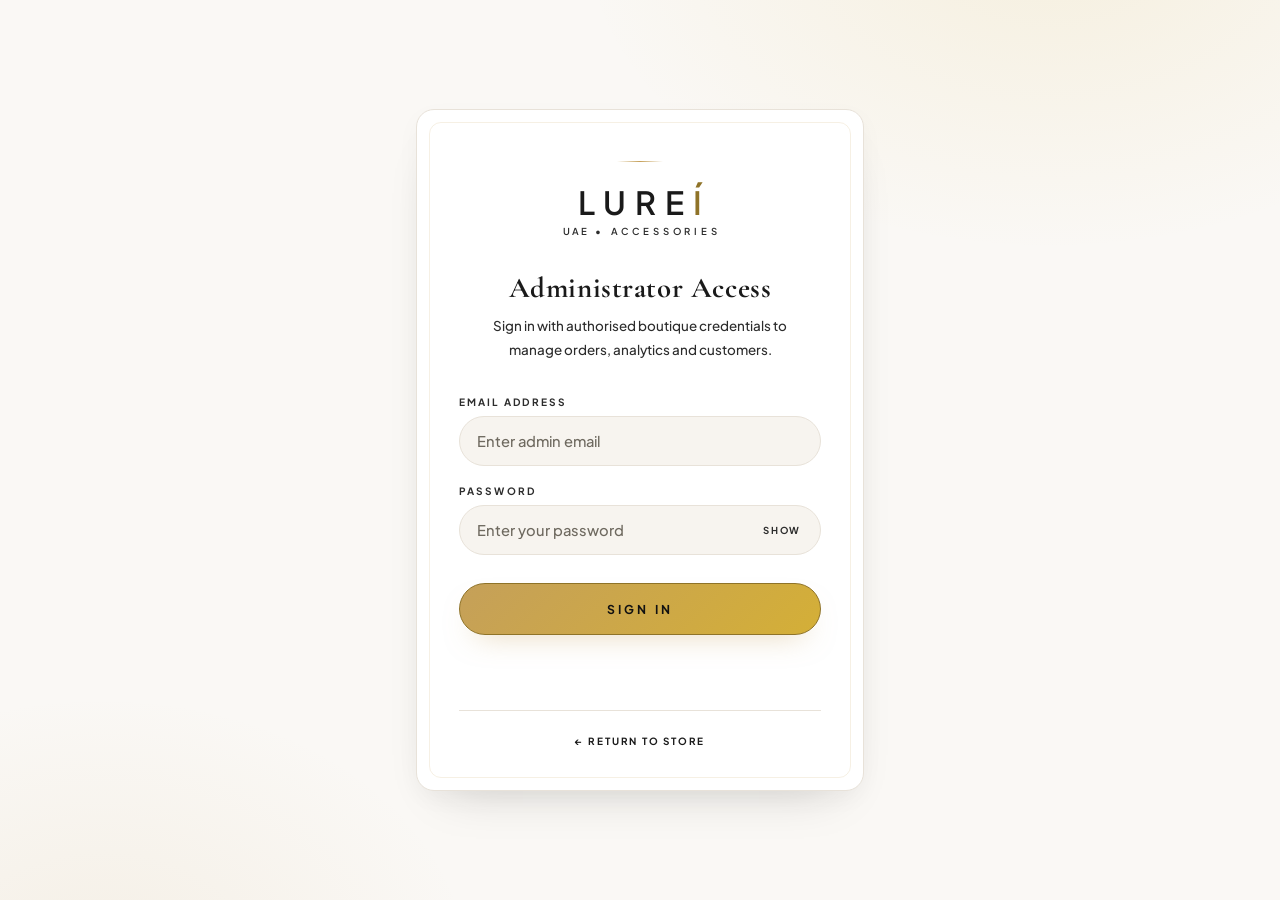
<file: admin-login.html>
<!DOCTYPE html>
<html lang="en">
<head>
  <meta charset="UTF-8" />
  <meta name="viewport" content="width=device-width, initial-scale=1.0" />
  <meta name="robots" content="noindex, nofollow" />
  <title>Admin Sign In — LUREÍ Dubai</title>
  <link rel="preconnect" href="https://fonts.googleapis.com" />
  <link rel="preconnect" href="https://fonts.gstatic.com" crossorigin />
  <link href="https://fonts.googleapis.com/css2?family=Cormorant+Garamond:wght@400;500;600;700&family=Plus+Jakarta+Sans:wght@400;500;600;700&display=swap" rel="stylesheet" />
  <link rel="stylesheet" href="style.css">
<style>
    :root {
      --bg: #FAF8F5;
      --bg-alt: #F7F4EF;
      --card: #FFFFFF;
      --cream: #FAF0D7;
      --border: #E8E2D9;
      --ink: #1C1B1A;
      --ink-strong: #111111;
      --ink-head: #1A1A1A;
      --label: #2C2C2C;
      --muted: #5C584F;
      --gold: #D4AF37;
      --gold-warm: #C5A059;
      --gold-deep: #8F7328;
      --danger: #B4553F;
      --serif: "Cormorant Garamond", Georgia, "Times New Roman", serif;
      --sans: "Plus Jakarta Sans", system-ui, -apple-system, Arial, sans-serif;
      --shadow-card: 0 8px 24px rgba(0, 0, 0, 0.03);
      --shadow-soft: 0 24px 50px -30px rgba(28, 27, 26, 0.22);
      --shadow-gold: 0 14px 30px -16px rgba(197, 160, 89, 0.5);
      --ease: 0.25s cubic-bezier(0.16, 1, 0.3, 1);
    }

    * { margin: 0; padding: 0; box-sizing: border-box; }

    body {
      min-height: 100vh;
      display: grid;
      place-items: center;
      padding: 2.5rem 1.25rem;
      font-family: var(--sans);
      font-weight: 500;
      color: var(--ink-strong);
      background:
        radial-gradient(760px 520px at 82% -8%, rgba(212, 175, 55, 0.12), transparent 62%),
        radial-gradient(620px 460px at 8% 108%, rgba(197, 160, 89, 0.10), transparent 60%),
        var(--bg);
      -webkit-font-smoothing: antialiased;
      -moz-osx-font-smoothing: grayscale;
    }

    /* ---------- Floating luxury card ---------- */
    .auth-shell {
      position: relative;
      width: 100%;
      max-width: 448px;
      padding: 3.2rem 2.6rem 2.7rem;
      background: var(--card);
      border: 1px solid var(--border);
      border-radius: 18px;
      box-shadow: var(--shadow-card), var(--shadow-soft);
      text-align: center;
    }

    .auth-shell::before {
      content: "";
      position: absolute;
      inset: 12px;
      border: 1px solid rgba(197, 160, 89, 0.16);
      border-radius: 12px;
      pointer-events: none;
    }

    /* Thin gold crest above the logo */
    .crest {
      width: 46px;
      height: 1px;
      margin: 0 auto 1.5rem;
      background: linear-gradient(90deg, transparent, var(--gold-warm), transparent);
    }

    .brand {
      display: flex;
      flex-direction: column;
      align-items: center;
      line-height: 1;
      margin-bottom: 2.1rem;
    }

    .brand__name {
      font-family: var(--sans);
      font-weight: 600;
      font-size: 2rem;
      letter-spacing: 9px;
      text-indent: 9px;
      text-transform: uppercase;
      color: var(--ink-head);
    }

    .brand__accent { color: var(--gold-deep); font-weight: 600; }

    .brand__sub {
      font-family: var(--sans);
      font-size: 0.6rem;
      font-weight: 600;
      letter-spacing: 0.4em;
      text-indent: 0.4em;
      text-transform: uppercase;
      color: var(--label);
      margin-top: 0.55rem;
    }

    .auth-title {
      font-family: var(--serif);
      font-size: 1.8rem;
      font-weight: 700;
      letter-spacing: 0.02em;
      color: var(--ink-head);
      margin-bottom: 0.55rem;
    }

    .auth-lead {
      font-size: 0.84rem;
      font-weight: 500;
      line-height: 1.8;
      color: var(--label);
      max-width: 30ch;
      margin: 0 auto 2.1rem;
    }

    /* ---------- Fields ---------- */
    .field { margin-bottom: 1.15rem; text-align: left; }

    .field__label {
      display: block;
      font-size: 0.63rem;
      font-weight: 700;
      letter-spacing: 0.22em;
      text-transform: uppercase;
      color: var(--label);
      margin-bottom: 0.5rem;
    }

    .field__input {
      width: 100%;
      padding: 0.95rem 1.1rem;
      font-family: var(--sans);
      font-size: 0.92rem;
      font-weight: 500;
      color: var(--ink-strong);
      background: var(--bg-alt);
      border: 1px solid var(--border);
      border-radius: 999px;
      outline: none;
      transition: border-color var(--ease), box-shadow var(--ease), background var(--ease);
    }

    .field__input::placeholder { color: #6E695F; }

    .field__input:focus {
      background: var(--card);
      border-color: var(--gold-warm);
      box-shadow: 0 0 0 4px rgba(212, 175, 55, 0.12);
    }

    .password-row { position: relative; }

    .password-row .field__input { padding-right: 4.6rem; }

    .password-toggle {
      position: absolute;
      right: 0.85rem;
      top: 50%;
      transform: translateY(-50%);
      padding: 0.3rem 0.45rem;
      font-family: var(--sans);
      font-size: 0.6rem;
      font-weight: 700;
      letter-spacing: 0.16em;
      text-transform: uppercase;
      color: var(--label);
      background: transparent;
      border: 0;
      cursor: pointer;
      transition: color var(--ease);
    }

    .password-toggle:hover { color: var(--ink-strong); }

    /* ---------- CTA ---------- */
    .auth-submit {
      width: 100%;
      margin-top: 0.6rem;
      padding: 1.05rem 1.6rem;
      font-family: var(--sans);
      font-size: 0.76rem;
      font-weight: 700;
      letter-spacing: 0.26em;
      text-transform: uppercase;
      color: var(--ink-strong);
      background: linear-gradient(135deg, var(--gold-warm), var(--gold));
      border: 1px solid var(--gold-deep);
      border-radius: 999px;
      cursor: pointer;
      box-shadow: var(--shadow-gold);
      transition: transform var(--ease), box-shadow var(--ease), filter var(--ease);
    }

    .auth-submit:hover {
      transform: translateY(-2px);
      box-shadow: 0 20px 38px -18px rgba(197, 160, 89, 0.65);
      filter: saturate(1.08) brightness(0.98);
    }

    .auth-submit:disabled { opacity: 0.8; cursor: progress; transform: none; }

    .auth-status {
      min-height: 1.2rem;
      margin-top: 1.2rem;
      font-size: 0.76rem;
      font-weight: 700;
      letter-spacing: 0.04em;
      color: var(--danger);
    }

    .auth-status.is-success { color: #2F6350; }

    /* ---------- Foot ---------- */
    .auth-foot {
      margin-top: 2.3rem;
      padding-top: 1.5rem;
      border-top: 1px solid var(--border);
      font-size: 0.62rem;
      font-weight: 700;
      letter-spacing: 0.18em;
      text-transform: uppercase;
      color: var(--label);
    }

    .auth-foot a { color: var(--ink-head); text-decoration: none; transition: color var(--ease); }
    .auth-foot a:hover { color: var(--gold-deep); text-decoration: underline; }

    @media (max-width: 480px) {
      .auth-shell { padding: 2.5rem 1.5rem 2.1rem; }
      .brand { font-size: 2rem; }
    }
  </style>
</head>
<body class="admin-page">
  <main class="auth-shell">
    <div class="crest" aria-hidden="true"></div>
    <h1 class="brand">
      <span class="brand__name">Lure<span class="brand__accent">&iacute;</span></span>
      <span class="brand__sub"><span style="font-weight: 600; letter-spacing: 2px;">UAE</span> &bull; ACCESSORIES</span>
    </h1>

    <h2 class="auth-title">Administrator Access</h2>
    <p class="auth-lead">Sign in with authorised boutique credentials to manage orders, analytics and customers.</p>

    <form id="admin-login-form" novalidate autocomplete="off" aria-autocomplete="none">
      <div class="field">
        <label class="field__label" for="admin-email">Email address</label>
        <input
          class="field__input"
          type="email"
          id="admin-email"
          name="email"
          value=""
          placeholder="Enter admin email"
          autocomplete="new-username"
          aria-autocomplete="none"
          required />
      </div>

      <div class="field">
        <label class="field__label" for="admin-password">Password</label>
        <div class="password-row">
          <input
            class="field__input"
            type="password"
            id="admin-password"
            name="password"
            value=""
            placeholder="Enter your password"
            autocomplete="new-password"
            aria-autocomplete="none"
            required />
          <button class="password-toggle" type="button" id="password-toggle" aria-label="Show password">Show</button>
        </div>
      </div>

      <button class="auth-submit" type="submit" id="admin-login-submit">Sign In</button>
    </form>

    <p class="auth-status" id="admin-login-status" role="status" aria-live="polite"></p>

    <p class="auth-foot"><a href="index.html">&larr; Return to store</a></p>
  </main>

  <script src="script.js"></script>
  <script>
    (() => {
      "use strict";

      const backend = window.LureiBackend || null;
      const backendReady = !!(backend && typeof backend.signIn === "function" && backend.isConfigured());

      /* Session flag consumed by admin-dashboard.html for its access guard. */
      const ADMIN_SESSION_KEY = "adminLoggedIn";

      /* ------------------------------------------------------------------
       * OFFLINE FALLBACK — dev mode only.
       *
       * This is a client-side check, so it is NOT a security control: the
       * password below is readable by anyone who views source. It exists
       * only so the dashboard can be opened before Supabase is set up.
       *
       * It is deliberately unreachable the moment Supabase is configured —
       * see the guard in the submit handler. Do not "fix" that by making
       * the fallback run alongside a configured backend, or the plaintext
       * password below becomes a live way into real customer orders.
       *
       * The stored value is a SHA-256 hash, not the password itself, so
       * this file never contains the plaintext secret.
       * ------------------------------------------------------------------ */
      const LOCAL_FALLBACK_EMAIL = "lureiaccessories.s925@gmail.com";
      const LOCAL_FALLBACK_PASSWORD_SHA256 =
        "e4a7f9f746fb6fd25121dd0443daf80742d5d8e96b87ae0bd54d6ee601d4c92f";

      const sha256Hex = async (text) => {
        if (!window.crypto || !window.crypto.subtle) return null;
        const bytes = new TextEncoder().encode(text);
        const digest = await window.crypto.subtle.digest("SHA-256", bytes);
        return Array.from(new Uint8Array(digest))
          .map((b) => b.toString(16).padStart(2, "0"))
          .join("");
      };

      /* Constant-time-ish comparison, so a wrong password cannot be
         discovered one character at a time from timing. */
      const safeEqual = (a, b) => {
        if (typeof a !== "string" || typeof b !== "string" || a.length !== b.length) return false;
        let diff = 0;
        for (let i = 0; i < a.length; i += 1) diff |= a.charCodeAt(i) ^ b.charCodeAt(i);
        return diff === 0;
      };

      const verifyLocalFallback = async (email, password) => {
        if (email !== LOCAL_FALLBACK_EMAIL) return false;
        const digest = await sha256Hex(password);
        if (!digest) return false;
        return safeEqual(digest, LOCAL_FALLBACK_PASSWORD_SHA256);
      };

      const form = document.getElementById("admin-login-form");
      const emailInput = document.getElementById("admin-email");
      const passwordInput = document.getElementById("admin-password");
      const statusEl = document.getElementById("admin-login-status");
      const submitBtn = document.getElementById("admin-login-submit");
      const toggleBtn = document.getElementById("password-toggle");

      toggleBtn.addEventListener("click", () => {
        const reveal = passwordInput.type === "password";
        passwordInput.type = reveal ? "text" : "password";
        toggleBtn.textContent = reveal ? "Hide" : "Show";
        toggleBtn.setAttribute("aria-label", reveal ? "Hide password" : "Show password");
      });

      const setStatus = (message, isSuccess = false) => {
        statusEl.textContent = message;
        statusEl.classList.toggle("is-success", isSuccess);
      };

      /* Autofill writes straight to the live value, which form.reset() does not
         touch, so both fields are blanked directly and their default values are
         resynced to keep any later reset() from restoring old text. */
      const blankFields = () => {
        emailInput.value = "";
        passwordInput.value = "";
        emailInput.setAttribute("value", "");
        passwordInput.setAttribute("value", "");
      };

      /* Opening the login screen always starts from a blank slate: any stale
         admin session flag is dropped and both fields are emptied. */
      const resetLoginForm = () => {
        try {
          sessionStorage.removeItem(ADMIN_SESSION_KEY);
        } catch {}

        form.reset();
        blankFields();
        setStatus("");
      };

      /* This script runs at the end of <body>, so the fields are already in the
         document. Reset now, again on DOMContentLoaded, and once more shortly
         after paint to catch a late autofill pass. */
      resetLoginForm();
      document.addEventListener("DOMContentLoaded", resetLoginForm);
      window.setTimeout(blankFields, 100);

      /* The back/forward cache restores previous field values on return. */
      window.addEventListener("pageshow", resetLoginForm);

      /* The password field must never be restored from a cached page. */
      window.addEventListener("pagehide", () => {
        passwordInput.value = "";
      });

      form.addEventListener("submit", (event) => {
        event.preventDefault();

        const email = emailInput.value.trim().toLowerCase();
        const password = passwordInput.value;

        if (!email || !password) {
          setStatus("Invalid Admin Credentials!");
          return;
        }

        submitBtn.disabled = true;
        submitBtn.textContent = "AUTHENTICATING...";
        setStatus("Verifying credentials...", true);

        /* Single path, chosen once. When Supabase is configured the fallback
           is never consulted, so the hashed dev credential cannot be used to
           reach real orders. */
        const attempt = backendReady
          ? backend.signIn(email, password)
          : verifyLocalFallback(email, password).then((ok) => {
              if (!ok) throw new Error("Invalid Admin Credentials!");
            });

        attempt
          .then(() => {
            try {
              sessionStorage.setItem(ADMIN_SESSION_KEY, "true");
              /* Persistent admin-preview flag, matching the Admin Access tab in
                 index.html: it is the only flag a freshly opened "View Store"
                 tab can read, so the storefront renders the "A" account icon
                 with its BACK TO DASHBOARD route instead of a shopper menu. */
              localStorage.setItem("isAdminLoggedIn", "true");
            } catch {
              /* Private-mode storage failures still allow this tab to continue. */
            }
            setStatus("Verified. Opening dashboard...", true);
            window.setTimeout(() => {
              window.location.replace("admin-dashboard.html");
            }, 550);
          })
          .catch((error) => {
            submitBtn.disabled = false;
            submitBtn.textContent = "Sign In";
            setStatus((error && error.message) || "Invalid Admin Credentials!");
            blankFields();
            emailInput.focus();
          });
      });
    })();
  </script>
</body>
</html>
</file>
<file: style.css>
﻿/* ==========================================================================
   LUREÃ â€” Fine Jewellery & Accessories | Dubai, UAE
   Ultra-luxury e-commerce homepage â€” reference wireframe match
   ========================================================================== */

@import url('https://fonts.googleapis.com/css2?family=Montserrat:wght@400;500;600&display=swap');

/* ---------- Design tokens ---------- */
:root {
  --color-bg: #FAF8F5;
  --color-ink: #111111;
  --color-gold: #D4AF37;
  --color-gold-dark: #C9A227;
  --color-card: #FFFFFF;
  --color-cream: #FAF0D7;
  --color-cream-soft: #FBF8F2;
  --color-circle: #F7F3EC;
  --color-muted: #5C584F;
  --color-line: #E9E4D8;
  --color-white: #FFFFFF;
  --color-dark: #111111;

  --font-serif: 'Cormorant Garamond', Georgia, 'Times New Roman', serif;
  --font-sans: 'Plus Jakarta Sans', 'Segoe UI', Arial, sans-serif;

  --radius-btn: 999px;
  --radius-card: 18px;
  --radius-media: 24px;

  --shadow-soft: 0 24px 60px -28px rgba(17, 17, 17, 0.24);
  --shadow-gold: 0 18px 40px -18px rgba(212, 175, 55, 0.5);

  --transition: 0.25s cubic-bezier(0.16, 1, 0.3, 1);
}

/* ---------- Reset & base ---------- */
*,
*::before,
*::after {
  margin: 0;
  padding: 0;
  box-sizing: border-box;
}

body:not(.admin-page) {
  scroll-behavior: smooth;
}

* {
  -webkit-font-smoothing: antialiased;
  -moz-osx-font-smoothing: grayscale;
}

body:not(.admin-page) {
  font-family: var(--font-sans);
  font-weight: 400;
  font-size: 1rem;
  line-height: 1.6;
  color: var(--color-ink);
  background-color: var(--color-bg);
  -webkit-font-smoothing: antialiased;
  -moz-osx-font-smoothing: grayscale;
  overflow-x: hidden;
}

/* GPU-accelerated rendering â€” promote major sections & containers onto
   their own compositor layers for paint-free, stutter-free scrolling. */
.container,
.navbar,
.hero,
.categories,
.products,
.legacy-editorial,
.new-in,
.footer,
.hero__circle,
.top-selling-track {
  transform: translateZ(0);
  backface-visibility: hidden;
}

/* will-change on animated chrome (dropdowns, drawers, modals) so the
   compositor prepares dedicated layers before any animation fires. */
.nav,
.nav-profile__menu,
.cart-overlay,
.cart-drawer,
.wishlist-overlay,
.wishlist-drawer,
.modal-overlay,
.modal {
  will-change: transform, opacity;
}

body:not(.admin-page) img {
  display: block;
  max-width: 100%;
  height: auto;
}

body:not(.admin-page) a {
  color: inherit;
  text-decoration: none;
}

body:not(.admin-page) ul {
  list-style: none;
}

body:not(.admin-page) button {
  font-family: inherit;
  cursor: pointer;
  background: none;
  border: none;
  color: inherit;
}

/* Fluid, silky hover transitions â€” transform/opacity only for movement
   (compositor-friendly), with short paint-only passes for colour states.
   Layout properties (width/height/margin/top) are never animated. */
body:not(.admin-page) a,
body:not(.admin-page) button,
body:not(.admin-page) input,
body:not(.admin-page) select,
body:not(.admin-page) textarea,
body:not(.admin-page) label,
body:not(.admin-page) img,
body:not(.admin-page) .btn,
body:not(.admin-page) .icon-btn,
body:not(.admin-page) .nav__link,
body:not(.admin-page) .footer__social-link,
body:not(.admin-page) .footer__link,
body:not(.admin-page) .product-card,
body:not(.admin-page) .wishlist-heart,
body:not(.admin-page) .pay-option,
body:not(.admin-page) .nav-toggle,
body:not(.admin-page) .currency-toggle,
body:not(.admin-page) .collection-price__select,
body:not(.admin-page) .pagination__btn,
body:not(.admin-page) .cart-drawer__item {
  transition:
    transform 0.25s cubic-bezier(0.16, 1, 0.3, 1),
    opacity 0.25s ease,
    background-color 0.25s ease,
    color 0.25s ease,
    border-color 0.25s ease,
    box-shadow 0.25s ease;
}

.container {
  width: min(1240px, 100% - 3rem);
  margin-inline: auto;
}

::selection {
  background: var(--color-gold);
  color: var(--color-white);
}

/* ==========================================================================
   1. ANNOUNCEMENT BAR
   ========================================================================== */
.announcement-bar {
  background: var(--color-dark);
  color: var(--color-white);
  text-align: center;
  font-family: var(--font-primary, 'Montserrat', sans-serif);
  font-size: 12px;
  font-weight: 500;
  letter-spacing: 1.5px;
  text-transform: uppercase;
  padding: 0.78rem 1rem;
  width: 100%;
  display: flex;
  justify-content: center;
  align-items: center;
}

.announcement-bar__text {
  text-align: center;
  width: 100%;
  margin: 0;
}

.announcement-bar__text strong,
.announcement-bar__text .highlight {
  color: var(--color-accent, var(--color-gold, #d4af37));
  font-weight: 700;
}

/* ==========================================================================
   2. NAVBAR
   ========================================================================== */
.navbar {
  background: rgba(250, 248, 245, 0.9);
  backdrop-filter: blur(14px);
  -webkit-backdrop-filter: blur(14px);
  border-bottom: 1px solid var(--color-line);
  position: sticky;
  top: 0;
  z-index: 100;
}

.navbar__inner {
  display: flex;
  align-items: center;
  justify-content: space-between;
  gap: 1.5rem;
  padding-block: 1.05rem;
}

/* Brand */
body:not(.admin-page) .brand {
  display: inline-flex;
  flex-direction: column;
  align-items: center;
  line-height: 1;
  flex-shrink: 0;
}

body:not(.admin-page) .brand__name {
  font-family: var(--font-sans);
  font-weight: 300;
  font-size: 1.5rem;
  letter-spacing: 8px;
  text-transform: uppercase;
  color: var(--color-ink);
}

body:not(.admin-page) .brand__accent {
  color: var(--color-gold);
  font-weight: 400;
}

.brand__tagline {
  margin-top: 0.4rem;
  font-size: 0.56rem;
  font-weight: 500;
  letter-spacing: 0.4em;
  text-transform: uppercase;
  color: var(--color-muted);
}

.brand__name--light {
  color: var(--color-white);
}

/* Navigation */
.nav__list {
  display: flex;
  align-items: center;
  gap: 22px;
}

.nav__link {
  position: relative;
  display: inline-flex;
  align-items: center;
  gap: 0.3rem;
  font-family: 'Montserrat', sans-serif;
  font-size: 15px;
  font-weight: 500;
  letter-spacing: 1.5px;
  text-transform: uppercase;
  color: var(--color-ink);
  padding-block: 0.55rem;
  line-height: 1.5;
  transition: color var(--transition);
}

.nav__caret {
  transition: transform var(--transition);
}

.nav__link:hover .nav__caret {
  transform: translateY(2px);
}

.nav__link::after {
  content: "";
  position: absolute;
  left: 0;
  bottom: 0;
  width: 100%;
  height: 1.5px;
  background: var(--color-gold);
  transform: scaleX(0);
  transform-origin: right;
  transition: transform var(--transition);
}

.nav__link:hover,
.nav__link--active {
  color: var(--color-gold-dark);
}

.nav__link:hover::after,
.nav__link--active::after {
  transform: scaleX(1);
  transform-origin: left;
}

/* Icon actions */
.nav-actions {
  display: flex;
  align-items: center;
  gap: 0.45rem;
  flex-shrink: 0;
}

.icon-btn {
  position: relative;
  display: inline-flex;
  align-items: center;
  justify-content: center;
  width: 42px;
  height: 42px;
  border-radius: 50%;
  color: var(--color-ink);
  transition: background var(--transition), color var(--transition), transform var(--transition);
}

.icon-btn:hover {
  background: var(--color-card);
  color: var(--color-gold-dark);
  transform: translateY(-1px);
}

.cart-btn {
  border: 1px solid var(--color-line);
}

.cart-badge {
  position: absolute;
  top: -2px;
  right: -2px;
  min-width: 18px;
  height: 18px;
  padding-inline: 4px;
  border-radius: 999px;
  background: var(--color-gold);
  color: var(--color-white);
  font-size: 0.62rem;
  font-weight: 600;
  display: inline-flex;
  align-items: center;
  justify-content: center;
  line-height: 1;
}

/* Currency toggle (collections filter bar) */
.currency-toggle {
  padding: 0.72rem 2.4rem 0.72rem 1.6rem;
  font-family: inherit;
  font-size: 0.72rem;
  font-weight: 600;
  letter-spacing: 0.16em;
  text-transform: uppercase;
  color: var(--color-ink);
  background: var(--color-cream-soft);
  border: 1.5px solid var(--color-gold);
  border-radius: var(--radius-btn);
  cursor: pointer;
  transition: border-color var(--transition), color var(--transition);
}

.currency-toggle:hover {
  border-color: var(--color-gold-dark);
  color: var(--color-gold-dark);
}

.currency-toggle:focus-visible {
  outline: none;
  border-color: var(--color-gold-dark);
  box-shadow: 0 0 0 3px rgba(212, 175, 55, 0.12);
}

@media (max-width: 560px) {
  .currency-toggle {
    font-size: 0.64rem;
    padding: 0.6rem 2rem 0.6rem 1.2rem;
  }
}

/* Mobile toggle */
.nav-toggle {
  display: none;
  flex-direction: column;
  gap: 5px;
  padding: 0.5rem;
}

.nav-toggle__bar {
  width: 24px;
  height: 1.5px;
  background: var(--color-ink);
  transition: transform var(--transition), opacity var(--transition);
}

/* ==========================================================================
   3. HERO
   ========================================================================== */
.hero {
  padding-block: 4.5rem 5rem;
  position: relative;
  overflow: hidden;
}

.hero__inner {
  display: grid;
  grid-template-columns: minmax(0, 5fr) minmax(0, 6fr);
  align-items: center;
  gap: clamp(2rem, 6vw, 6rem);
  position: relative;
}

.hero__kicker {
  font-size: 0.78rem;
  font-weight: 600;
  letter-spacing: 0.38em;
  text-transform: uppercase;
  color: var(--color-gold);
  margin-bottom: 1.2rem;
}

.hero__title {
  font-family: var(--font-serif);
  font-weight: 500;
  font-size: clamp(2.7rem, 5.6vw, 4.9rem);
  line-height: 1.05;
  letter-spacing: -0.01em;
  margin-bottom: 1.4rem;
}

.hero__em {
  font-style: italic;
  font-weight: 500;
  color: var(--color-gold-dark);
}

.hero__subtext {
  max-width: 44ch;
  color: var(--color-muted);
  font-weight: 300;
  font-size: 1.08rem;
  margin-bottom: 2rem;
}

.hero__cta {
  margin-bottom: 1.6rem;
}

.hero__chips {
  display: flex;
  flex-wrap: wrap;
  gap: 0.6rem 1.4rem;
  padding: 0;
}

.hero__chip {
  display: inline-flex;
  align-items: center;
  gap: 0.45rem;
  font-size: 0.7rem;
  font-weight: 600;
  letter-spacing: 0.12em;
  text-transform: uppercase;
  color: var(--color-muted);
}

.hero__chip span {
  display: inline-flex;
  align-items: center;
  justify-content: center;
  width: 18px;
  height: 18px;
  border-radius: 50%;
  background: var(--color-cream);
  color: var(--color-gold-dark);
  font-size: 0.62rem;
  line-height: 1;
}

/* CTA button */
.btn {
  display: inline-flex;
  align-items: center;
  justify-content: center;
  gap: 0.7rem;
  font-size: 0.8rem;
  font-weight: 600;
  letter-spacing: 0.16em;
  text-transform: uppercase;
  padding: 1.02rem 2.2rem;
  border-radius: var(--radius-btn);
  transition: transform var(--transition), box-shadow var(--transition), background var(--transition), border-color var(--transition);
}

.btn--gold {
  background: var(--color-gold);
  color: var(--color-white);
  box-shadow: var(--shadow-gold);
}

.btn--gold:hover {
  background: var(--color-gold-dark);
  transform: translateY(-2px);
  box-shadow: 0 24px 46px -18px rgba(156, 114, 58, 0.65);
}

/* Explicit invoice download CTA inside the Order Placed panel â€” a real
   user-initiated gesture, styled as the primary luxury gold action. */
.primary-btn {
  display: inline-flex;
  align-items: center;
  justify-content: center;
  gap: 0.55rem;
  width: 100%;
  padding: 1rem 2rem;
  border-radius: var(--radius-btn);
  background: var(--color-gold);
  color: var(--color-white);
  border: 1.5px solid var(--color-gold);
  font-size: 0.76rem;
  font-weight: 600;
  letter-spacing: 0.14em;
  text-transform: uppercase;
  cursor: pointer;
  box-shadow: var(--shadow-gold);
  transition: transform var(--transition), box-shadow var(--transition), background var(--transition), border-color var(--transition);
}

.primary-btn:hover {
  background: var(--color-gold-dark);
  border-color: var(--color-gold-dark);
  transform: translateY(-2px);
  box-shadow: 0 24px 46px -18px rgba(156, 114, 58, 0.65);
}

.primary-btn:active {
  transform: translateY(0);
}

.btn span {
  transition: transform var(--transition);
}

.btn:hover span {
  transform: translateX(4px);
}

/* Hero visual - circular banner frame.
   Wrapper + image both lock to 1/1 so border-radius:50% is always a
   perfect circle. Wrapper clips with overflow:hidden; the <img> itself
   also carries border-radius:50% so no background gap can show through.
   Equal width and height at every breakpoint - a forced min-height would
   stretch the box into an oval on narrow columns. */
.hero__visual {
  position: relative;
  display: flex;
  align-items: center;
  justify-content: center;
  overflow: hidden;
  padding: 20px 0;
}

.hero__circle {
  position: relative;
  flex-shrink: 0;
  width: 580px;
  height: 580px;
  aspect-ratio: 1 / 1;
  background: var(--color-circle);
  border-radius: 50%;
  overflow: hidden;
  box-shadow: 0 25px 50px -12px rgba(184, 134, 11, 0.12), 0 0 40px rgba(212, 175, 55, 0.15), 0 0 0 1px rgba(212, 175, 55, 0.15);
}

@media (min-width: 992px) {
  .hero__circle {
    width: 580px;
    height: 580px;
  }
}

@media (min-width: 481px) and (max-width: 991px) {
  .hero__circle {
    width: 450px;
    height: 450px;
  }
}

@media (max-width: 480px) {
  .hero__circle {
    width: 320px;
    height: 320px;
  }
}

/* Higher specificity (.hero__circle .hero-slide = 0,2,0) beats the global
   body:not(.admin-page) img rule (0,1,2) which sets height:auto and would
   otherwise break the 100% fill and reveal background gaps. Mask is applied
   directly to the <img>: 1/1 + border-radius:50% + object-fit:cover. */
.hero__circle .hero-slide {
  display: block;
  position: absolute;
  inset: 0;
  width: 100%;
  height: 100%;
  max-width: none;
  max-height: none;
  flex-shrink: 0;
  aspect-ratio: 1 / 1;
  object-fit: cover;
  object-position: center;
  border-radius: 50%;
  image-rendering: -webkit-optimize-contrast;
  opacity: 0;
  transition: opacity 0.8s ease-in-out;
}

.hero__circle .hero-slide.active {
  opacity: 1;
}

.hero__frame {
  position: relative;
  z-index: 1;
  width: min(400px, 82%);
}

.hero__frame img {
  display: block;
  width: 100%;
  height: 100%;
  min-height: 450px;
  aspect-ratio: 3 / 3.7;
  object-fit: cover;
  object-position: center;
  border-radius: 4px;
  filter: drop-shadow(0 26px 40px rgba(26, 26, 26, 0.18));
}

/* Hero right â€” The LUREÃ Legacy story card (unused in markup; kept rectangular
   to match the other panels) */
.hero__legacy {
  width: min(420px, 82%);
  background-color: #1A1A1A;
  color: #FFFFFF;
  border-radius: 4px;
  padding: 32px 24px;
  text-align: center;
  overflow: hidden;
  box-shadow: 0 26px 50px rgba(26, 26, 26, 0.22);
  background-image:
    radial-gradient(420px 300px at 50% 0%, rgba(212, 175, 55, 0.16), transparent 62%),
    radial-gradient(520px 420px at 50% 115%, rgba(212, 175, 55, 0.08), transparent 60%),
    repeating-linear-gradient(90deg, rgba(255, 255, 255, 0.03) 0 1px, transparent 1px 64px),
    repeating-linear-gradient(0deg, rgba(255, 255, 255, 0.025) 0 1px, transparent 1px 64px);
}

.hero__legacy-title {
  font-family: var(--font-serif);
  font-weight: 500;
  font-size: 1.75rem;
  line-height: 1.2;
  letter-spacing: 0.04em;
  color: #FFFFFF;
  margin-bottom: 0.55rem;
}

.hero__legacy-sub {
  font-size: 0.68rem;
  font-weight: 600;
  letter-spacing: 0.28em;
  text-transform: uppercase;
  color: #D4AF37;
  margin-bottom: 1.25rem;
  padding-bottom: 1.1rem;
  border-bottom: 1px solid rgba(212, 175, 55, 0.28);
}

.hero__legacy-copy {
  font-size: 0.92rem;
  font-weight: 300;
  line-height: 1.9;
  color: rgba(255, 255, 255, 0.85);
  margin-bottom: 1.35rem;
}

.hero__legacy-quote {
  position: relative;
  font-family: var(--font-serif);
  font-style: italic;
  font-size: 1.05rem;
  line-height: 1.85;
  color: rgba(255, 255, 255, 0.92);
  padding: 1.2rem 0.4rem 1.15rem;
  margin-bottom: 1.4rem;
  border-top: 1px solid rgba(212, 175, 55, 0.28);
  border-bottom: 1px solid rgba(212, 175, 55, 0.28);
}

.hero__legacy-link {
  display: inline-flex;
  align-items: center;
  gap: 0.5rem;
  font-size: 0.68rem;
  font-weight: 600;
  letter-spacing: 0.22em;
  text-transform: uppercase;
  color: #D4AF37;
  padding-bottom: 4px;
  background-image: linear-gradient(#D4AF37, #D4AF37);
  background-repeat: no-repeat;
  background-size: 0% 2px;
  background-position: 0 100%;
  transition: background-size var(--transition);
}

.hero__legacy-link:hover {
  background-size: 100% 2px;
}

/* ==========================================================================
   THE LUREÃ LEGACY â€” brand editorial
   ========================================================================== */
.legacy-editorial {
  background: #FAF8F5;
  padding-block: 5rem;
}

.legacy-editorial__grid {
  display: grid;
  grid-template-columns: minmax(0, 1fr) minmax(0, 1fr);
  align-items: center;
  gap: clamp(2rem, 6vw, 5rem);
}

/* Story card - arch frame: fully rounded top corners, flat base.
   50% 50% 0 0 keeps the arch a clean semicircle at any container
   width; a fixed radius would clamp once the two corners met.
   Container is full-height (min 550px) with overflow hidden; the <img>
   fills it edge-to-edge via object-fit:cover so no cream gap shows. */
.legacy-editorial__visual {
  margin: 0;
  padding: 0;
  position: relative;
  width: 100%;
  height: 100%;
  min-height: 550px;
  overflow: hidden;
  aspect-ratio: 4 / 5;
  border-radius: 50% 50% 0 0;
  border: 1px solid rgba(212, 175, 55, 0.35);
  box-shadow: 0 30px 60px -34px rgba(26, 26, 26, 0.45);
}

/* Higher specificity beats global body:not(.admin-page) img (0,1,2)
   which sets height:auto and caused the empty gap below the photo. */
body:not(.admin-page) .legacy-editorial__visual img {
  display: block;
  width: 100%;
  height: 100%;
  max-width: none;
  aspect-ratio: auto;
  object-fit: cover;
  object-position: center top;
}

.legacy-editorial__content {
  align-self: center;
}

.legacy-editorial__label {
  display: inline-flex;
  align-items: center;
  gap: 0.75rem;
  color: #D4AF37;
  font-size: 0.72rem;
  font-weight: 600;
  letter-spacing: 0.32em;
  text-transform: uppercase;
  margin-bottom: 1.05rem;
}

.legacy-editorial__label::before {
  content: "";
  width: 36px;
  height: 1px;
  background: #D4AF37;
}

.legacy-editorial__title {
  font-family: var(--font-serif);
  font-weight: 500;
  font-size: clamp(1.7rem, 3vw, 2.4rem);
  line-height: 1.2;
  color: #1A1A1A;
  margin-bottom: 1.15rem;
}

.legacy-editorial__text {
  font-size: 1.02rem;
  font-weight: 300;
  line-height: 1.9;
  color: #1A1A1A;
  margin-bottom: 1.6rem;
}

.legacy-editorial__quote {
  margin: 0 0 1.7rem;
  background: #FFFFFF;
  border-left: 3px solid #D4AF37;
  box-shadow: 0 10px 30px rgba(0, 0, 0, 0.03);
  padding: 22px 24px;
  font-family: var(--font-serif);
  font-style: italic;
  font-size: 1.12rem;
  line-height: 1.75;
  color: #1A1A1A;
}

.legacy-editorial__link {
  display: inline-flex;
  align-items: center;
  gap: 0.5rem;
  color: #1A1A1A;
  font-size: 0.72rem;
  font-weight: 600;
  letter-spacing: 0.28em;
  text-transform: uppercase;
  padding-bottom: 4px;
  background-image: linear-gradient(#D4AF37, #D4AF37);
  background-repeat: no-repeat;
  background-size: 0% 2px;
  background-position: 0 100%;
  transition: background-size var(--transition);
}

.legacy-editorial__link:hover {
  background-size: 100% 2px;
}

/* ==========================================================================
   OUR STORY â€” About Us / brand story (about.html)
   Centered quiet-luxury composition: centered gold eyebrow + serif heading,
   with a left-aligned 720px column for the tagline and body copy.
   ========================================================================== */
.our-story {
  background: var(--color-bg);
  padding-block: clamp(3.5rem, 8vw, 6rem);
  padding-inline: 1.25rem;
}

.our-story__inner {
  max-width: 800px;
  margin: 0 auto;
  text-align: center;
}

.our-story__body {
  max-width: 720px;
  margin: 0 auto;
  text-align: left;
}

.our-story__label {
  font-family: var(--font-primary, 'Montserrat', sans-serif);
  color: var(--color-gold);
  font-size: 1rem;
  font-weight: 600;
  letter-spacing: 2px;
  text-transform: uppercase;
  margin: 0;
}

.our-story__title {
  font-family: var(--font-primary, var(--font-serif));
  font-weight: 500;
  font-size: 2.6rem;
  line-height: 1.18;
  letter-spacing: 0.01em;
  color: #1A1A1A;
  margin: 12px 0 16px 0;
}

.our-story__tagline {
  font-family: var(--font-serif);
  font-style: italic;
  font-weight: 500;
  font-size: 1.4rem;
  line-height: 1.5;
  color: #B08D2A;
  text-align: left;
  margin: 0 0 32px 0;
}

.our-story__paragraph {
  font-family: var(--font-primary, var(--font-sans));
  font-size: 19px;
  line-height: 1.85;
  color: #3A3A3A;
  text-align: left;
  margin: 0 0 24px;
}

.our-story__paragraph:last-child {
  margin-bottom: 0;
}

@media (max-width: 560px) {
  .our-story__title {
    font-size: 32px;
  }

  .our-story__paragraph {
    font-size: 17px;
  }
}

/* ==========================================================================
   4. TICKER BANNER RIBBON
   ========================================================================== */
.ticker {
  background: var(--color-cream);
  border-block: 1px solid rgba(212, 175, 55, 0.28);
  text-align: center;
}

.ticker__inner {
  display: flex;
  align-items: center;
  justify-content: center;
  flex-wrap: wrap;
  gap: 0.5rem 0.4rem;
  max-width: 1160px;
  margin-inline: auto;
  padding-block: 1.4rem;
  text-align: center;
}

.ticker__item {
  font-size: 0.72rem;
  font-weight: 600;
  letter-spacing: 0.2em;
  text-transform: uppercase;
  color: var(--color-ink);
}

.ticker__plus {
  display: inline-flex;
  align-items: center;
  justify-content: center;
  width: 20px;
  height: 20px;
  border-radius: 50%;
  background: var(--color-gold);
  color: var(--color-white);
  font-size: 0.85rem;
  font-weight: 500;
  line-height: 1;
}

/* ==========================================================================
   SECTIONS (shared)
   ========================================================================== */
.section {
  padding-block: 5rem;
}

.section__head {
  text-align: center;
  margin-bottom: 3rem;
}

.section__title {
  font-family: var(--font-serif);
  font-weight: 500;
  font-size: clamp(2rem, 3.6vw, 3rem);
  letter-spacing: 0.015em;
  line-height: 1.1;
  margin-bottom: 0.5rem;
}

.section__lead {
  color: var(--color-muted);
  font-weight: 300;
  font-size: 0.98rem;
}

/* ==========================================================================
   5. SHOP BY CATEGORIES
   ========================================================================== */
.categories .container {
  width: min(1300px, 100% - 3rem);
}

.categories__grid {
  display: grid;
  grid-template-columns: repeat(5, 1fr);
  gap: 16px;
  align-items: stretch;
}

.cat-card {
  position: relative;
  display: block;
  width: 100%;
  height: auto;
  aspect-ratio: 3 / 4;
  border-radius: 16px;
  overflow: hidden;
  border: 1px solid var(--color-line);
  background: var(--color-card);
  transition: transform var(--transition), box-shadow var(--transition);
}

.cat-card:hover {
  transform: translateY(-6px);
  box-shadow: var(--shadow-soft);
}

.cat-card__media {
  display: block;
  width: 100%;
  height: 100%;
  aspect-ratio: 3 / 4;
  overflow: hidden;
}

/* Higher specificity beats global body:not(.admin-page) img (0,1,2)
   which sets height:auto and left white gaps under short images. */
body:not(.admin-page) .cat-card__media img {
  display: block;
  width: 100%;
  height: 100%;
  max-width: none;
  aspect-ratio: 3 / 4;
  object-fit: cover;
  object-position: center;
  transition: transform 0.8s cubic-bezier(0.22, 0.61, 0.36, 1);
}

.cat-card:hover .cat-card__media img {
  transform: scale(1.06);
}

/* Floating white pill button */
.cat-card__pill {
  position: absolute;
  left: 50%;
  bottom: 1.1rem;
  transform: translateX(-50%);
  background: var(--color-white);
  color: var(--color-ink);
  font-size: 0.76rem;
  font-weight: 600;
  letter-spacing: 0.12em;
  text-transform: uppercase;
  padding: 0.72rem 1.6rem;
  border-radius: var(--radius-btn);
  box-shadow: 0 14px 30px -14px rgba(26, 26, 26, 0.35);
  white-space: nowrap;
  transition: background var(--transition), color var(--transition), transform var(--transition);
}

.cat-card:hover .cat-card__pill {
  background: var(--color-gold);
  color: var(--color-white);
}

/* Discovery card - keeps same 3/4 footprint as image cards */
.cat-card--discover {
  display: flex;
  flex-direction: column;
  align-items: center;
  justify-content: center;
  gap: 1.4rem;
  padding: 2rem;
  text-align: center;
  border: 1.5px solid var(--color-line);
  background: #FAF8F5;
}

.cat-card--discover:hover {
  background: var(--color-card);
}

.cat-card__title {
  font-family: 'Cinzel', 'Cormorant Garamond', Georgia, serif;
  font-weight: 500;
  font-size: 1.75rem;
  line-height: 1.2;
  max-width: 10ch;
}

.cat-card__arrow {
  display: inline-flex;
  align-items: center;
  justify-content: center;
  width: 54px;
  height: 54px;
  border-radius: 50%;
  background: var(--color-ink);
  color: var(--color-white);
  transition: background var(--transition), transform var(--transition);
}

.cat-card--discover:hover .cat-card__arrow {
  background: var(--color-gold);
  transform: translateX(4px);
}

/* ==========================================================================
   6. TOP SELLERS GRID + LOAD MORE
   ========================================================================== */
/* Collections search + price filter toolbar */
.collection-tools {
  display: flex;
  flex-wrap: wrap;
  align-items: center;
  justify-content: center;
  gap: 1rem;
  margin-bottom: 1.75rem;
}

.collection-search {
  position: relative;
  display: flex;
  align-items: center;
}

.collection-search__icon {
  position: absolute;
  left: 1.05rem;
  color: var(--color-muted);
  pointer-events: none;
}

.collection-search__input {
  width: clamp(200px, 24vw, 320px);
  padding: 0.72rem 1.1rem 0.72rem 2.6rem;
  font-family: inherit;
  font-size: 0.88rem;
  color: var(--color-ink);
  background: var(--color-bg);
  border: 1.5px solid var(--color-line);
  border-radius: var(--radius-btn);
  transition: border-color var(--transition), box-shadow var(--transition);
}

.collection-search__input::placeholder {
  color: var(--color-muted);
}

.collection-search__input:focus {
  outline: none;
  border-color: var(--color-gold);
  box-shadow: 0 0 0 3px rgba(212, 175, 55, 0.12);
}

.collection-price {
  display: flex;
  align-items: center;
  gap: 0.6rem;
}

.collection-price__label {
  font-size: 0.72rem;
  font-weight: 600;
  letter-spacing: 0.16em;
  text-transform: uppercase;
  color: var(--color-muted);
}

.collection-price__select {
  padding: 0.66rem 2.4rem 0.66rem 1.1rem;
  font-family: inherit;
  font-size: 0.85rem;
  color: var(--color-ink);
  background: var(--color-bg);
  border: 1.5px solid var(--color-line);
  border-radius: var(--radius-btn);
  cursor: pointer;
  transition: border-color var(--transition);
}

.collection-price__select:focus {
  outline: none;
  border-color: var(--color-gold);
}

.collection-currency {
  display: flex;
  align-items: center;
  gap: 0.6rem;
}

/* Product search + price filter â€” force luxury font inheritance */
body:not(.admin-page) .collection-search__input,
body:not(.admin-page) .collection-price__select,
body:not(.admin-page) .collection-price__label,
body:not(.admin-page) input,
body:not(.admin-page) select {
  font-family: inherit !important;
}

.collection-search__input,
.collection-price__select,
.collection-price__label {
  font-size: 0.85rem;
  letter-spacing: 0.8px;
  color: #222222;
}

.collection-search__input::placeholder,
.collection-price__select::placeholder {
  font-family: inherit !important;
  letter-spacing: 0.5px;
  opacity: 0.7;
}

::placeholder,
::-webkit-input-placeholder,
::-moz-placeholder {
  font-family: inherit !important;
  letter-spacing: 0.5px;
  opacity: 0.7;
}

.filter-tabs {
  display: flex;
  flex-wrap: wrap;
  justify-content: center;
  gap: 0.6rem;
  margin-bottom: 3rem;
  padding-inline: 0.5rem;
}

.filter-tab {
  padding: 0.72rem 1.6rem;
  font-size: 0.72rem;
  font-weight: 600;
  letter-spacing: 0.16em;
  text-transform: uppercase;
  color: var(--color-ink);
  background: var(--color-bg);
  border: 1.5px solid var(--color-line);
  border-radius: var(--radius-btn);
  transition: background var(--transition), color var(--transition), border-color var(--transition), box-shadow var(--transition);
}

.filter-tab:hover {
  border-color: var(--color-gold);
  color: var(--color-gold-dark);
}

.filter-tab.is-active {
  background: var(--color-ink);
  border-color: var(--color-ink);
  color: var(--color-gold);
  box-shadow: 0 12px 26px -16px rgba(26, 26, 26, 0.7);
}

.collections__empty {
  grid-column: 1 / -1;
  text-align: center;
  padding: 3rem 1rem;
  font-family: var(--font-serif);
  font-size: 1.4rem;
  color: var(--color-muted);
  border: 1.5px dashed var(--color-line);
  border-radius: var(--radius-card);
}
.products {
  background: var(--color-cream-soft);
  border-block: 1px solid var(--color-line);
}

.trending__status {
  text-align: center;
  color: var(--color-muted);
  font-size: 0.85rem;
  letter-spacing: 0.12em;
  text-transform: uppercase;
  margin-bottom: 2.2rem;
}

.products__grid {
  display: grid;
  grid-template-columns: repeat(auto-fill, minmax(260px, 1fr));
  gap: 28px;
}

.top-selling-carousel-container {
  width: 100%;
  overflow: hidden;
  position: relative;
}

.top-selling-track {
  display: flex;
  width: 300%;
  transition: transform 0.7s cubic-bezier(0.4, 0, 0.2, 1);
  will-change: transform;
  backface-visibility: hidden;
  perspective: 1000px;
}

.top-selling-batch {
  width: 33.333%;
  display: grid;
  grid-template-columns: repeat(4, 1fr);
  gap: 20px;
  flex-shrink: 0;
}

.product-card {
  background: #FAF8F5;
  border: 1px solid #EFEAE3;
  border-radius: 12px;
  box-shadow: 0 10px 25px rgba(0, 0, 0, 0.06);
  overflow: hidden;
  display: flex;
  flex-direction: column;
  transition: transform 0.4s ease, box-shadow 0.4s ease, border-color 0.4s ease;
  animation: rise 0.6s cubic-bezier(0.22, 0.61, 0.36, 1) both;
}

.product-card:hover {
  transform: translateY(-4px);
  border-color: #EFD9B2;
  box-shadow: 0 10px 25px rgba(0, 0, 0, 0.06);
}

.product-card__media {
  position: relative;
  width: 100%;
  aspect-ratio: 1 / 1;
  /* Lock the original square: the card column must never compress the frame,
     and no interior padding may steal image area. */
  flex: 0 0 auto;
  padding: 0;
  overflow: hidden;
  background: #FAF8F5;
  display: flex;
  align-items: center;
  justify-content: center;
}

.product-card__media img {
  display: block;
  width: 100%;
  height: 100%;
  max-width: none;
  object-fit: cover;
  object-position: center;
  transition: transform 0.5s ease;
}

.product-card:hover .product-card__media img {
  transform: scale(1.05);
}

.product-card__placeholder {
  width: 100%;
  height: 100%;
  display: flex;
  align-items: center;
  justify-content: center;
  font-family: var(--font-serif);
  font-size: 4rem;
  font-weight: 500;
  letter-spacing: 0.08em;
  color: var(--color-gold);
  background:
    radial-gradient(120% 120% at 50% 0%, rgba(212, 175, 55, 0.1), transparent 60%),
    #FAF8F5;
}

.product-card__badge {
  position: absolute;
  top: 0.8rem;
  left: 0.8rem;
  z-index: 2;
  padding: 0.32rem 0.75rem;
  font-size: 0.56rem;
  font-weight: 600;
  letter-spacing: 0.16em;
  text-transform: uppercase;
  background: var(--color-gold);
  color: var(--color-white);
  border-radius: var(--radius-btn);
  line-height: 1;
}

.product-card__badge--stock {
  /* Matches the LIMITED VAULT pill on the New In rail: a light ivory chip with
     a gold hairline, so "ONLY 3 LEFT" reads as part of the same system rather
     than a second, louder badge competing with it. */
  top: auto;
  bottom: 0.8rem;
  left: 0.8rem;
  background: rgba(250, 248, 245, 0.95);
  color: #1A1815;
  border: 1px solid #C5A059;
  box-shadow: 0 2px 6px rgba(0, 0, 0, 0.08);
}

.product-card__body {
  display: flex;
  flex-direction: column;
  gap: 0.3rem;
  padding: 1rem 1.2rem 1.25rem;
  flex: 1;
}

.product-card__title {
  font-family: var(--font-serif);
  font-weight: 500;
  font-size: 1.3rem;
  line-height: 1.2;
  letter-spacing: 0.5px;
  color: #1C1C1C;
}

.product-card__desc {
  font-size: 0.82rem;
  font-weight: 300;
  line-height: 1.55;
  color: var(--color-muted);
}

/* Exact storage timestamp of the product record ("200% guarantee" label).
   Deliberately whisper-quiet: evidence, not decoration. */
.product-card__added {
  margin-top: 2px;
  font-size: 0.62rem;
  font-weight: 500;
  letter-spacing: 0.08em;
  text-transform: uppercase;
  color: #9C9687;
}

.product-card__category {
  font-size: 0.64rem;
  font-weight: 500;
  letter-spacing: 0.18em;
  text-transform: uppercase;
  color: var(--color-muted);
}

.product-card__price {
  margin-top: auto;
  padding-top: 0.55rem;
  font-size: 1rem;
  font-weight: 700;
  letter-spacing: 0.06em;
  color: #B88E2F;
}

.product-card__price .product-card__was {
  margin-right: 0.6rem;
  font-weight: 500;
  letter-spacing: 0.04em;
  color: var(--color-muted);
  text-decoration: line-through;
  text-decoration-color: rgba(26, 26, 26, 0.45);
}

/* Add to Cart CTA */
.product-card__cta {
  margin-top: 0.9rem;
  display: inline-flex;
  align-items: center;
  justify-content: center;
  gap: 0.55rem;
  width: 100%;
  padding: 0.72rem 1rem;
  font-size: 0.68rem;
  font-weight: 600;
  letter-spacing: 0.12em;
  text-transform: uppercase;
  color: var(--color-gold-dark);
  background: transparent;
  border: 1.5px solid rgba(212, 175, 55, 0.55);
  border-radius: var(--radius-btn);
  transition: background 0.4s ease, color 0.4s ease, transform var(--transition), box-shadow var(--transition), border-color 0.4s ease;
}

.product-card__cta:hover {
  background: var(--color-gold);
  border-color: var(--color-gold);
  color: var(--color-white);
  transform: translateY(-2px);
  box-shadow: 0 18px 32px -16px rgba(212, 175, 55, 0.6);
}

.product-card__cta:focus-visible {
  outline: 2px solid var(--color-gold-dark);
  outline-offset: 3px;
}

/* Just In â€” the homepage rail for pieces published from Admin.
   It sits on the same warm ivory ground as the New In rail and reuses
   .products__grid for the columns, so an admin upload lands in the exact
   template a shopper already knows. The hairline keeps it reading as its own
   band instead of merging into the Top Selling section above it. */
.just-in {
  background: #FAF8F5;
  border-top: 1px solid var(--color-line);
}

.just-in__grid {
  grid-template-columns: repeat(auto-fill, minmax(240px, 1fr));
}

/* Load More */
.products__more {
  display: flex;
  justify-content: center;
  margin-top: 3rem;
}

.btn--outline {
  background: transparent;
  color: var(--color-ink);
  border: 1.5px solid var(--color-ink);
}

.btn--outline:hover {
  background: var(--color-ink);
  color: var(--color-white);
  transform: translateY(-2px);
}

.btn--outline[disabled],
.btn--outline.is-hidden {
  opacity: 0.4;
  pointer-events: none;
}

/* ==========================================================================
   8. BRAND PERKS â€” light luxury 4-card grid
   Palette: Nude Beige #FAF8F5 | Charcoal #1A1A1A | Gold #D4AF37 | Ivory #FFFFFF
   ========================================================================== */
.lurei-brand-perks-section {
  background: var(--color-bg);
  padding-block: 4.5rem;
}

.lurei-brand-perks-grid {
  display: grid;
  grid-template-columns: repeat(4, 1fr);
  gap: 1.5rem;
}

.perk-card {
  background: var(--color-white);
  border: none !important;
  outline: none !important;
  border-radius: 16px;
  padding: 2.6rem 1.8rem;
  text-align: center;
  box-shadow: 0 10px 30px rgba(0, 0, 0, 0.03);
  opacity: 0;
  transform: translateY(40px);
  will-change: opacity, transform;
  backface-visibility: hidden;
  -webkit-font-smoothing: antialiased;
  transition: opacity 0.8s ease, transform 0.8s ease;
}

.perk-card.in-view {
  opacity: 1;
  transform: translateY(0);
}

.perk-card:hover,
.perk-card:active,
.perk-card:focus {
  border: none !important;
  outline: none !important;
  box-shadow: 0 10px 30px rgba(0, 0, 0, 0.03) !important;
}

.perk-card__icon {
  display: inline-flex;
  align-items: center;
  justify-content: center;
  width: 72px;
  height: 72px;
  margin-bottom: 1.4rem;
  border-radius: 50%;
  background: #F4EFEA;
  color: #D4AF37;
  transition: background var(--transition), color var(--transition);
}

.perk-card:hover .perk-card__icon {
  background: #D4AF37;
  color: var(--color-white);
}

.perk-card__title {
  font-family: var(--font-serif);
  font-weight: 500;
  font-size: 1.35rem;
  letter-spacing: 0.08em;
  text-transform: uppercase;
  color: var(--color-ink);
  margin-bottom: 0.8rem;
}

.perk-card__text {
  font-size: 0.74rem;
  font-weight: 400;
  line-height: 1.6;
  letter-spacing: 0.16em;
  text-transform: uppercase;
  color: #666666;
}

/* ==========================================================================
   9. THE LUREÃ LEGACY â€” brand story
   Palette: Nude Beige #FAF8F5 | Charcoal #1A1A1A | Gold #D4AF37 | Ivory #FFFFFF
   ========================================================================== */
.legacy__bar {
  display: none;
}

.legacy__label {
  display: inline-block;
  color: #D4AF37;
  font-size: 12px;
  font-weight: 600;
  letter-spacing: 2px;
  text-transform: uppercase;
  margin-bottom: 1.1rem;
}

.legacy__label::after {
  content: "";
  display: block;
  width: 42px;
  height: 1px;
  margin: 1.1rem auto 0;
  background: #D4AF37;
}

.legacy__title {
  font-family: var(--font-serif);
  font-weight: 500;
  font-size: 38px;
  line-height: 1.15;
  letter-spacing: 0.02em;
  color: #1A1A1A;
  margin-bottom: 1.15rem;
}

.legacy__subtitle {
  max-width: 640px;
  margin-inline: auto;
  font-size: 1rem;
  font-weight: 300;
  line-height: 1.85;
  color: #4A4A4A;
}

.legacy__body {
  background: #FAF8F5;
  padding: 4.5rem 1.25rem 5rem;
}

.legacy__editorial {
  max-width: 780px;
  margin-inline: auto;
  display: grid;
  gap: 3rem;
}

.legacy__story-kicker {
  color: #D4AF37;
  font-size: 12px;
  font-weight: 600;
  letter-spacing: 3px;
  text-transform: uppercase;
  margin-bottom: 0.9rem;
}

.legacy__paragraph {
  font-size: 1.05rem;
  font-weight: 300;
  line-height: 1.9;
  color: #1A1A1A;
}

.legacy__link {
  display: inline-flex;
  align-items: center;
  gap: 0.5rem;
  margin-top: 1.4rem;
  color: #1A1A1A;
  font-size: 12px;
  font-weight: 600;
  letter-spacing: 2px;
  text-transform: uppercase;
  padding-bottom: 4px;
  background-image: linear-gradient(#D4AF37, #D4AF37);
  background-repeat: no-repeat;
  background-size: 0% 2px;
  background-position: 0 100%;
  transition: background-size var(--transition);
}

.legacy__link:hover {
  background-size: 100% 2px;
}

.legacy__quote {
  margin: 0;
  background: #FFFFFF;
  border-left: 3px solid #D4AF37;
  box-shadow: 0 10px 30px rgba(0, 0, 0, 0.03);
  padding: 28px;
}

.legacy__quote blockquote {
  font-family: var(--font-serif);
  font-style: italic;
  font-size: 1.35rem;
  line-height: 1.7;
  color: #1A1A1A;
}

.legacy__quote-author {
  margin-top: 1.1rem;
  font-size: 0.7rem;
  font-weight: 600;
  letter-spacing: 2px;
  text-transform: uppercase;
  color: #D4AF37;
}

.legacy__quote-author--name {
  font-weight: 700;
  color: #D4AF37;
  letter-spacing: 3px;
}

.legacy__cta {
  display: inline-flex;
  align-items: center;
  gap: 0.6rem;
  margin-top: 1.6rem;
  background: var(--color-gold);
  color: #0b0b0b;
  padding: 14px 32px;
  border-radius: 30px;
  font-size: 12px;
  font-weight: 600;
  letter-spacing: 1.5px;
  text-transform: uppercase;
  box-shadow: var(--shadow-gold);
  transition: transform var(--transition), box-shadow var(--transition), background var(--transition);
}

.legacy__cta:hover {
  background: var(--color-gold-dark);
  color: #0b0b0b;
  transform: translateY(-2px);
  box-shadow: 0 20px 42px -16px rgba(156, 114, 58, 0.65);
}

/* About hero: owner portrait beside the legacy intro. The kicker, title
   and subtitle stay centered while the courage copy reads left-aligned,
   mirroring the Legacy section composition. */
.about-legacy-grid {
  display: grid;
  grid-template-columns: 1fr 1fr;
  gap: 40px;
  align-items: center;
  padding: 60px 5%;
  background-color: #fdfbf7;
  border-bottom: 1px solid rgba(212, 175, 55, 0.35);
}

.about-legacy-image {
  margin: 0;
}

.about-legacy-image img {
  display: block;
  width: 100%;
  height: auto;
  object-fit: cover;
  border-radius: 8px;
  background: #EFE7D8;
  box-shadow: 0 30px 60px -30px rgba(120, 85, 20, 0.35);
}

.about-legacy-content {
  text-align: center;
}

.about-legacy-courage {
  margin-top: 2.5rem;
  text-align: left;
}

@media (max-width: 768px) {
  .about-legacy-grid {
    grid-template-columns: 1fr;
    gap: 24px;
  }
}

@media (max-width: 560px) {
  .legacy__title {
    font-size: 32px;
  }

  .legacy__body {
    padding: 3.5rem 1.25rem 4rem;
  }

  .legacy__quote blockquote {
    font-size: 1.2rem;
  }
}

/* ==========================================================================
   FAQ TEASER BAR (homepage)
   ========================================================================== */
.lurei-faq-bar {
  background: #FFFFFF;
  border-top: 1px solid rgba(212, 175, 55, 0.35);
  border-bottom: 1px solid rgba(212, 175, 55, 0.35);
  padding-block: 1.5rem;
}

.lurei-faq-bar-link {
  display: flex;
  flex-wrap: wrap;
  align-items: center;
  justify-content: center;
  gap: 0.75rem 1rem;
  padding-inline: 1.25rem;
  text-align: center;
}

.lurei-faq-bar-title {
  font-size: 0.72rem;
  font-weight: 600;
  letter-spacing: 0.24em;
  text-transform: uppercase;
  color: #1A1A1A;
}

.lurei-faq-bar-sep {
  color: #D4AF37;
  font-weight: 300;
}

.lurei-faq-bar-cta {
  display: inline-flex;
  align-items: center;
  gap: 0.45rem;
  font-size: 0.72rem;
  font-weight: 600;
  letter-spacing: 0.24em;
  text-transform: uppercase;
  color: #D4AF37;
  padding-bottom: 4px;
  background-image: linear-gradient(#D4AF37, #D4AF37);
  background-repeat: no-repeat;
  background-size: 0% 2px;
  background-position: 0 100%;
  transition: background-size var(--transition), color var(--transition);
}

.lurei-faq-bar-link:hover .lurei-faq-bar-cta {
  background-size: 100% 2px;
  color: #C9A227;
}

/* ==========================================================================
   FAQ ACCORDION SECTION (about)
   ========================================================================== */
.lurei-faq-section {
  background: #FAF8F5;
  padding: 5rem 1.25rem;
}

.lurei-faq-section__head {
  text-align: center;
  margin-bottom: 2.6rem;
}

.lurei-faq-section__title {
  font-family: var(--font-serif);
  font-weight: 500;
  font-size: clamp(1.9rem, 3.4vw, 2.7rem);
  line-height: 1.15;
  color: #1A1A1A;
  margin-bottom: 0.6rem;
}

.lurei-faq-section__lead {
  color: #4A4A4A;
  font-weight: 300;
  font-size: 0.98rem;
}

.lurei-faq-list {
  max-width: 800px;
  margin-inline: auto;
}

.lurei-faq-item {
  background: #FFFFFF;
  border-radius: 12px;
  box-shadow: 0 8px 22px rgba(26, 26, 26, 0.06);
  margin-bottom: 16px;
  overflow: hidden;
  transition: box-shadow var(--transition);
}

.lurei-faq-item:hover {
  box-shadow: 0 12px 28px rgba(26, 26, 26, 0.1);
}

.lurei-faq-item.is-open {
  box-shadow: 0 14px 34px rgba(26, 26, 26, 0.11);
}

.lurei-faq-item__q {
  display: flex;
  align-items: center;
  gap: 1rem;
  width: 100%;
  padding: 1.15rem 1.4rem;
  text-align: left;
  cursor: pointer;
}

.lurei-faq-item__num {
  flex-shrink: 0;
  font-family: var(--font-serif);
  font-size: 1.05rem;
  font-weight: 600;
  color: #D4AF37;
  min-width: 2ch;
}

.lurei-faq-item__text {
  flex: 1;
  font-size: 0.98rem;
  font-weight: 500;
  color: #1A1A1A;
  letter-spacing: 0.01em;
}

.lurei-faq-item__icon {
  flex-shrink: 0;
  display: inline-flex;
  align-items: center;
  justify-content: center;
  width: 28px;
  height: 28px;
  border-radius: 50%;
  border: 1.5px solid rgba(212, 175, 55, 0.55);
  color: #D4AF37;
  font-size: 1.05rem;
  font-weight: 400;
  line-height: 1;
  transition: background var(--transition), color var(--transition), border-color var(--transition), transform var(--transition);
}

.lurei-faq-item.is-open .lurei-faq-item__icon {
  background: #D4AF37;
  border-color: #D4AF37;
  color: #FFFFFF;
  transform: rotate(135deg);
}

.lurei-faq-item__a {
  max-height: 0;
  overflow: hidden;
  padding: 0 1.4rem;
  transition: max-height 0.4s cubic-bezier(0.22, 0.61, 0.36, 1);
}

.lurei-faq-item.is-open .lurei-faq-item__a {
  max-height: 320px;
}

.lurei-faq-item__a p {
  padding-top: 1.05rem;
  border-top: 1px solid #EFEAE3;
  margin: 0 0 1.25rem;
  font-size: 0.94rem;
  font-weight: 300;
  line-height: 1.85;
  color: #4A4A4A;
}

/* ==========================================================================
   9. FOOTER
   ========================================================================== */
.footer {
  background: var(--color-cream-soft);
  border-top: 1px solid var(--color-line);
  color: var(--color-ink);
}

.footer__grid {
  display: grid;
  grid-template-columns: 1.4fr 1fr 1fr 1.4fr;
  gap: 2.5rem;
  padding-block: 4rem 2.5rem;
}

.footer__heading {
  font-family: "Cormorant Garamond", "Playfair Display", Georgia, "Times New Roman", serif;
  font-weight: 500;
  font-size: 1.3rem;
  letter-spacing: 0.5px;
  color: #1A1A1A;
  margin-bottom: 1.1rem;
}

.footer__text {
  font-size: 0.88rem;
  font-weight: 300;
  letter-spacing: 0.2px;
  color: #4A4A4A;
  margin-bottom: 1.2rem;
}

/* Newsletter form */
.footer__form {
  display: flex;
  align-items: center;
  border: 1px solid rgba(212, 175, 55, 0.25);
  background: var(--color-white);
  border-radius: var(--radius-btn);
  padding: 0.3rem 0.3rem 0.3rem 1.2rem;
  box-shadow: 0 10px 25px rgba(0, 0, 0, 0.04);
  transition: border-color var(--transition), box-shadow var(--transition);
}

.footer__form:focus-within {
  border-color: var(--color-gold);
}

.footer__input {
  flex: 1;
  min-width: 0;
  border: none;
  background: none;
  font-family: inherit;
  font-size: 0.88rem;
  color: var(--color-ink);
  outline: none;
}

.footer__input::placeholder {
  color: #A9A296;
}

.footer__submit {
  flex-shrink: 0;
  width: 44px;
  height: 44px;
  border-radius: 50%;
  background: #B8860B;
  color: var(--color-white);
  display: inline-flex;
  align-items: center;
  justify-content: center;
  transition: background var(--transition), transform var(--transition);
}

.footer__submit:hover {
  background: var(--color-gold-dark);
  transform: scale(1.08);
}

/* Newsletter form â€” Name + Email luxury stacked fields */
.newsletter-form {
  display: flex;
  flex-direction: column;
  gap: 10px;
  border: 1px solid rgba(212, 175, 55, 0.25);
  background: var(--color-white);
  border-radius: 16px;
  padding: 1rem;
  font-family: var(--font-sans);
  box-shadow: 0 10px 25px rgba(0, 0, 0, 0.04);
  transition: border-color var(--transition), box-shadow var(--transition);
}

.newsletter-form:focus-within {
  border-color: var(--color-gold);
  box-shadow: 0 0 0 3px rgba(212, 175, 55, 0.1);
}

.newsletter-form .footer__input {
  flex: 1;
  min-width: 0;
  background: var(--color-bg);
  border: 1.5px solid rgba(212, 175, 55, 0.22);
  border-radius: 999px;
  padding: 0.72rem 1.1rem;
  font-family: inherit;
  font-size: 0.88rem;
  letter-spacing: 0.2px;
  color: var(--color-ink);
  outline: none;
  transition: border-color var(--transition), box-shadow var(--transition);
}

.newsletter-form .footer__input:focus {
  border-color: var(--color-gold);
  box-shadow: 0 0 0 3px rgba(212, 175, 55, 0.12);
  background: var(--color-white);
}

.newsletter-form .footer__input::placeholder {
  color: #A9A296;
}

.newsletter-form__row {
  display: flex;
  align-items: center;
  gap: 10px;
}

.footer__note {
  margin-top: 0.7rem;
  font-size: 0.8rem;
  font-weight: 500;
  color: var(--color-gold-dark);
}

/* Footer newsletter cinematic float (left column only) */
.footer-newsletter-title,
.footer-newsletter-sub,
.footer-newsletter-input-wrap {
  opacity: 0;
  transform: translate3d(0, 40px, 0);
  transition:
    opacity 2.0s cubic-bezier(0.16, 1, 0.3, 1),
    transform 2.0s cubic-bezier(0.16, 1, 0.3, 1);
  will-change: opacity, transform;
  backface-visibility: hidden;
}

.footer-newsletter-title.in-view,
.footer-newsletter-sub.in-view,
.footer-newsletter-input-wrap.in-view {
  opacity: 1;
  transform: translate3d(0, 0, 0);
}

.footer-newsletter-title.in-view {
  transition-delay: 0.15s;
}

.footer-newsletter-sub.in-view {
  transition-delay: 0.8s;
}

.footer-newsletter-input-wrap.in-view {
  transition-delay: 1.45s;
}

/* Keep right-side footer columns permanently static */
.footer__col:not(.footer__col--newsletter) {
  opacity: 1 !important;
  transform: none !important;
  transition: none !important;
}

/* Link columns */
.footer__links {
  display: flex;
  flex-direction: column;
  gap: 0.75rem;
}

.footer__link {
  font-size: 0.9rem;
  font-weight: 400;
  letter-spacing: 0.2px;
  color: #2C2C2C;
  transition: color var(--transition), transform var(--transition);
  display: inline-block;
}

.footer__link:hover {
  color: #D4AF37;
  transform: translateX(3px);
}

/* Brand column */
.footer__col--brand {
  display: flex;
  flex-direction: column;
  align-items: flex-start;
  gap: 1rem;
}

.footer__blurb {
  font-size: 0.86rem;
  font-weight: 300;
  letter-spacing: 0.2px;
  color: #4A4A4A;
  line-height: 1.7;
}

.footer__social {
  display: flex;
  gap: 0.6rem;
}

/* Circular badge â€” a subtle hairline ink ring on the footer's Warm Ivory
   (#FBF8F2) background. 42px outer minus the 1px border (border-box) leaves a
   40px content box, so the 22px logo sits with ~9px clearance per side.
   The resting border is ink, not gold, so the gold hover has a real
   transition to make. */
.footer__social-link {
  display: flex;
  align-items: center;
  justify-content: center;
  width: 42px;
  height: 42px;
  border: 1px solid rgba(26, 26, 26, 0.15);
  border-radius: 50%;
  background: none;
  transition: transform var(--transition), border-color var(--transition);
}

/* Luxury micro-interaction: the hairline warms to gold as the badge lifts. */
.footer__social-link:hover {
  border-color: #D4AF37;
  transform: translateY(-2px);
}

.footer__legal {
  font-size: 0.76rem;
  letter-spacing: 0.06em;
  color: #4A4A4A;
}

/* Footer brand logo contrast */
.footer__col--brand .brand__name,
.footer__col--brand .brand__name--light {
  color: #1A1A1A;
}

.footer__col--brand .brand__accent {
  color: #D4AF37;
}

.footer__col--brand .brand__tagline {
  color: #B8860B;
}

/* ==========================================================================
   RESPONSIVE
========================================================================== */
@media (max-width: 1100px) {
  .nav__list {
    gap: 1rem;
  }
}

@media (max-width: 980px) {
  .categories__grid,
  .products__grid {
    grid-template-columns: repeat(2, 1fr);
  }

  .top-selling-batch {
    grid-template-columns: repeat(2, 1fr);
  }

  .hero__inner {
    grid-template-columns: 1fr;
    text-align: center;
  }

  .hero__subtext {
    margin-inline: auto;
  }

  .legacy-editorial__grid {
    grid-template-columns: 1fr;
  }

  .legacy-editorial__visual {
    max-width: 460px;
    margin-inline: auto;
    width: 100%;
    min-height: 420px;
  }

  .legacy-editorial__content {
    text-align: center;
  }

  .legacy-editorial__label {
    justify-content: center;
  }

  .hero__visual {
    margin-top: 1rem;
  }

.hero__frame {
    width: min(340px, 84%);
  }

  .lurei-brand-perks-grid {
    grid-template-columns: repeat(2, 1fr);
  }

  .footer__grid {
    grid-template-columns: 1fr 1fr;
    gap: 2.5rem;
  }
}

@media (max-width: 860px) {
  .nav {
    /* Dropdown panel under the header. position:fixed is unusable here:
       the navbar's backdrop-filter traps fixed descendants inside the
       header box, collapsing the old inset:0 overlay to header height and
       spilling the links over the hero. Absolute top:100% anchors the
       panel below the bar in every scroll state instead. */
    position: absolute;
    top: 100%;
    left: 0;
    right: 0;
    background: var(--color-bg);
    border-bottom: 1px solid var(--color-line);
    box-shadow: 0 24px 48px -24px rgba(60, 40, 10, 0.25);
    display: flex;
    align-items: center;
    justify-content: center;
    flex-direction: column;
    padding: 2rem;
    max-height: calc(100vh - 100%);
    overflow-y: auto;
    opacity: 0;
    visibility: hidden;
    transform: translateY(-12px);
    transition: opacity var(--transition), transform var(--transition), visibility var(--transition);
    z-index: 90;
  }

  .nav--open {
    opacity: 1;
    visibility: visible;
    transform: translateY(0);
  }

  .nav__list {
    flex-direction: column;
    gap: 1.7rem;
    text-align: center;
  }

  .nav__link {
    font-size: 1rem;
    letter-spacing: 0.24em;
  }

  .nav-toggle {
    display: flex;
    z-index: 110;
  }

  .navbar {
    position: relative;
  }

  .nav-toggle[aria-expanded="true"] .nav-toggle__bar:nth-child(1) {
    transform: translateY(6.5px) rotate(45deg);
  }

  .nav-toggle[aria-expanded="true"] .nav-toggle__bar:nth-child(2) {
    opacity: 0;
  }

  .nav-toggle[aria-expanded="true"] .nav-toggle__bar:nth-child(3) {
    transform: translateY(-6.5px) rotate(-45deg);
  }
}

@media (max-width: 560px) {
  .categories__grid,
  .products__grid,
  .lurei-brand-perks-grid,
  .footer__grid {
    grid-template-columns: 1fr;
  }

  .top-selling-batch {
    grid-template-columns: 1fr;
  }

  .section {
    padding-block: 3.5rem;
  }

  .hero {
    padding-block: 3rem 3.5rem;
  }

  .brandstrip__inner {
    justify-content: center;
    text-align: center;
  }

  .brand__name {
    letter-spacing: 5px;
    font-size: 1.28rem;
  }

  .icon-btn {
    width: 38px;
    height: 38px;
  }

  .ticker__plus {
    width: 18px;
    height: 18px;
    font-size: 0.75rem;
  }
}

@media (prefers-reduced-motion: reduce) {
  *,
  *::before,
  *::after {
    animation-duration: 0.01ms !important;
    animation-iteration-count: 1 !important;
    transition-duration: 0.01ms !important;
    scroll-behavior: auto !important;
  }
}

@media print {
  .announcement-bar,
  .nav-actions,
  .ticker,
  .nav-toggle {
    display: none;
  }
}

/* ==========================================================================
   CART DRAWER
   ========================================================================== */
.lock-scroll {
  overflow: hidden;
}

.cart-overlay {
  position: fixed;
  inset: 0;
  z-index: 180;
  background: rgba(26, 26, 26, 0.55);
  opacity: 0;
  visibility: hidden;
  transition: opacity var(--transition), visibility var(--transition);
}

.cart-overlay.is-open {
  opacity: 1;
  visibility: visible;
}

.cart-drawer {
  position: fixed;
  top: 0;
  right: 0;
  bottom: 0;
  z-index: 200;
  width: min(430px, 100vw);
  background:
    radial-gradient(140% 60% at 100% 0%, rgba(212, 175, 55, 0.08), transparent 55%),
    var(--color-bg);
  border-left: 1px solid var(--color-line);
box-shadow: -28px 0 70px -30px rgba(26, 26, 26, 0.4);
  transform: translateX(100%);
  transition: transform 0.25s cubic-bezier(0.16, 1, 0.3, 1);
  display: flex;
  flex-direction: column;
}

.cart-drawer.is-open {
  transform: translateX(0);
}

.cart-drawer.is-empty .cart-drawer__foot {
  display: none;
}

.cart-drawer__head {
  display: flex;
  align-items: center;
  justify-content: space-between;
  padding: 1.4rem 1.5rem 1.1rem;
  border-bottom: 1px solid var(--color-line);
}

.cart-drawer__title {
  font-family: var(--font-serif);
  font-weight: 500;
  font-size: 1.6rem;
}

.cart-drawer__close {
  display: inline-flex;
  align-items: center;
  justify-content: center;
  width: 38px;
  height: 38px;
  border-radius: 50%;
  border: 1px solid var(--color-line);
  color: var(--color-ink);
  transition: background var(--transition), color var(--transition), transform var(--transition);
}

.cart-drawer__close:hover {
  background: var(--color-ink);
  color: var(--color-white);
  transform: rotate(90deg);
}

.cart-drawer__items {
  flex: 1;
  overflow-y: auto;
  padding: 1rem 1.5rem;
  display: flex;
  flex-direction: column;
  gap: 0.2rem;
}

.cart-empty {
  margin: auto;
  text-align: center;
  color: var(--color-muted);
  padding: 2rem 0;
}

.cart-empty__icon {
  font-size: 2.2rem;
  line-height: 1;
  color: var(--color-gold);
}

.cart-empty__title {
  font-family: var(--font-serif);
  font-size: 1.35rem;
  font-weight: 500;
  color: var(--color-ink);
  margin-top: 0.8rem;
}

.cart-empty__text {
  font-size: 0.86rem;
  font-weight: 300;
  margin-top: 0.3rem;
}

/* Cart item */
.cart-item {
  display: flex;
  gap: 0.9rem;
  align-items: center;
  padding: 1rem 0;
  border-bottom: 1px solid var(--color-line);
  animation: rise 0.4s cubic-bezier(0.22, 0.61, 0.36, 1) both;
}

.cart-item__media {
  width: 72px;
  height: 72px;
  flex-shrink: 0;
  border-radius: 12px;
  overflow: hidden;
  background: var(--color-card);
  border: 1px solid var(--color-line);
}

.cart-item__media img {
  width: 100%;
  height: 100%;
  aspect-ratio: 1 / 1;
  object-fit: cover;
  object-position: center;
}

.cart-item__placeholder {
  width: 100%;
  height: 100%;
  display: grid;
  place-items: center;
  font-family: var(--font-serif);
  font-size: 1.2rem;
  letter-spacing: 0.08em;
  color: var(--color-gold-dark);
  background: var(--color-cream);
}

.cart-item__info {
  flex: 1;
  min-width: 0;
  display: flex;
  flex-direction: column;
  gap: 0.15rem;
}

.cart-item__title {
  font-family: var(--font-serif);
  font-size: 1.05rem;
  font-weight: 500;
  line-height: 1.25;
}

.cart-item__price {
  font-size: 0.8rem;
  font-weight: 600;
  letter-spacing: 0.04em;
  color: var(--color-gold-dark);
}

.cart-item__controls {
  display: flex;
  flex-direction: column;
  align-items: flex-end;
  gap: 0.5rem;
}

.cart-item__qty {
  display: inline-flex;
  align-items: center;
  border: 1px solid var(--color-line);
  border-radius: var(--radius-btn);
  background: var(--color-white);
}

.qty-btn {
  width: 28px;
  height: 28px;
  display: inline-flex;
  align-items: center;
  justify-content: center;
  color: var(--color-ink);
  font-size: 0.9rem;
  transition: color var(--transition);
}

.qty-btn:hover {
  color: var(--color-gold-dark);
}

.qty-btn--minus {
  border-right: 1px solid var(--color-line);
}

.qty-btn--plus {
  border-left: 1px solid var(--color-line);
}

.cart-item__count {
  min-width: 30px;
  text-align: center;
  font-size: 0.8rem;
  font-weight: 600;
}

.cart-item__remove {
  font-size: 0.62rem;
  font-weight: 600;
  letter-spacing: 0.12em;
  text-transform: uppercase;
  color: #9A9283;
  transition: color var(--transition);
}

.cart-item__remove:hover {
  color: #B0413E;
}

/* Drawer footer */
.cart-drawer__foot {
  padding: 1.2rem 1.5rem 1.5rem;
  border-top: 1px solid var(--color-line);
  background: var(--color-cream-soft);
}

.cart-drawer__subtotal {
  display: flex;
  align-items: center;
  justify-content: space-between;
  margin-bottom: 1rem;
}

.cart-drawer__subtotal-label {
  font-size: 0.74rem;
  font-weight: 600;
  letter-spacing: 0.18em;
  text-transform: uppercase;
  color: var(--color-muted);
}

.cart-drawer__subtotal-value {
  font-family: var(--font-serif);
  font-size: 1.4rem;
  font-weight: 600;
  color: var(--color-ink);
}

.cart-drawer__note {
  text-align: center;
  font-size: 0.72rem;
  color: var(--color-muted);
  margin-top: 0.8rem;
}

.btn--checkout {
  width: 100%;
  background: var(--color-ink);
  color: var(--color-white);
  border: 1.5px solid var(--color-gold);
  box-shadow: 0 16px 34px -20px rgba(26, 26, 26, 0.7);
}

.btn--checkout:hover {
  background: var(--color-gold);
  border-color: var(--color-gold);
  transform: translateY(-2px);
}

.btn--checkout:disabled {
  opacity: 0.45;
  cursor: not-allowed;
  box-shadow: none;
  transform: none;
}

.btn--checkout-block {
  width: 100%;
  margin-top: 0.4rem;
}

/* Cart badge pulse */
@keyframes badgePulse {
  0% { transform: scale(1); }
  40% { transform: scale(1.35); }
  100% { transform: scale(1); }
}

.cart-badge--pulse {
  animation: badgePulse 0.45s cubic-bezier(0.22, 0.61, 0.36, 1);
}

/* ==========================================================================
   WISHLIST â€” heart buttons, badge & slide-out drawer
   ========================================================================== */
.wishlist-heart {
  position: absolute;
  top: 12px;
  right: 12px;
  z-index: 5;
  width: 34px;
  height: 34px;
  display: flex;
  align-items: center;
  justify-content: center;
  background: rgba(255, 255, 255, 0.85);
  -webkit-backdrop-filter: blur(4px);
  backdrop-filter: blur(4px);
  border: 1px solid #EFE6D6;
  border-radius: 50%;
  color: #8A8578;
  cursor: pointer;
  transition: transform 0.25s cubic-bezier(0.16, 1, 0.3, 1), color 0.25s ease;
}

.wishlist-heart:hover {
  color: #E53935;
  transform: scale(1.12);
}

.wishlist-heart svg {
  width: 17px;
  height: 17px;
  pointer-events: none;
}

.wishlist-heart.is-wishlisted {
  color: #C5A059;
  transform: scale(1.08);
}

.wishlist-heart.is-wishlisted svg {
  fill: #C5A059;
  stroke: #C5A059;
}

.wishlist-badge {
  position: absolute;
  top: -2px;
  right: -2px;
  min-width: 18px;
  height: 18px;
  padding-inline: 4px;
  border-radius: 999px;
  background: #C5A059;
  color: var(--color-white);
  font-size: 0.62rem;
  font-weight: 600;
  display: inline-flex;
  align-items: center;
  justify-content: center;
  line-height: 1;
}

.wishlist-badge.is-hidden {
  display: none;
}

.wishlist-overlay {
  position: fixed;
  inset: 0;
  z-index: 220;
  background: rgba(26, 26, 26, 0.55);
  opacity: 0;
  visibility: hidden;
  transition: opacity var(--transition), visibility var(--transition);
}

.wishlist-overlay.is-open {
  opacity: 1;
  visibility: visible;
}

.wishlist-drawer {
  position: fixed;
  top: 0;
  right: 0;
  bottom: 0;
  z-index: 240;
  width: min(430px, 100vw);
  background:
    radial-gradient(140% 60% at 100% 0%, rgba(197, 160, 89, 0.1), transparent 55%),
    var(--color-bg);
  border-left: 1px solid var(--color-line);
  box-shadow: -28px 0 70px -30px rgba(26, 26, 26, 0.4);
  transform: translateX(100%);
  transition: transform 0.25s cubic-bezier(0.16, 1, 0.3, 1);
  display: flex;
  flex-direction: column;
}

.wishlist-drawer.is-open {
  transform: translateX(0);
}

.wishlist-drawer.is-empty .wishlist-drawer__foot {
  display: none;
}

.wishlist-drawer__head {
  display: flex;
  align-items: center;
  justify-content: space-between;
  padding: 1.4rem 1.5rem 1.1rem;
  border-bottom: 1px solid var(--color-line);
}

.wishlist-drawer__title {
  font-family: var(--font-serif);
  font-weight: 500;
  font-size: 1.6rem;
}

.wishlist-drawer__close {
  display: inline-flex;
  align-items: center;
  justify-content: center;
  width: 38px;
  height: 38px;
  border-radius: 50%;
  border: 1px solid var(--color-line);
  background: none;
  color: var(--color-ink);
  cursor: pointer;
  transition: background var(--transition), color var(--transition), transform var(--transition);
}

.wishlist-drawer__close:hover {
  background: var(--color-ink);
  color: var(--color-white);
  transform: rotate(90deg);
}

.wishlist-drawer__items {
  flex: 1;
  overflow-y: auto;
  padding: 1rem 1.5rem;
  display: flex;
  flex-direction: column;
  gap: 0.2rem;
}

.wishlist-drawer__foot {
  padding: 1.1rem 1.5rem;
  border-top: 1px solid var(--color-line);
}

.wishlist-drawer__note {
  margin: 0;
  text-align: center;
  font-size: 0.75rem;
  color: var(--color-muted);
  letter-spacing: 0.4px;
}

.wishlist-empty {
  margin: auto;
  text-align: center;
  color: var(--color-muted);
  padding: 2rem 0;
}

.wishlist-empty__icon {
  font-size: 2.2rem;
  line-height: 1;
  color: #C5A059;
}

.wishlist-empty__title {
  margin: 0.9rem 0 0.3rem;
  font-family: var(--font-serif);
  font-size: 1.15rem;
  color: var(--color-ink);
}

.wishlist-empty__text {
  margin: 0;
  font-size: 0.82rem;
}

.wishlist-item {
  display: flex;
  align-items: center;
  gap: 0.9rem;
  padding: 0.9rem 0;
  border-bottom: 1px solid rgba(197, 160, 89, 0.15);
}

.wishlist-item__media {
  flex-shrink: 0;
  width: 72px;
  height: 72px;
  border-radius: 10px;
  overflow: hidden;
  display: flex;
  align-items: center;
  justify-content: center;
  background: #FAF8F5;
  border: 1px solid var(--color-line);
}

.wishlist-item__media img {
  width: 100%;
  height: 100%;
  object-fit: cover;
}

.wishlist-item__placeholder {
  width: 100%;
  height: 100%;
  display: flex;
  align-items: center;
  justify-content: center;
  background: #FAF8F5;
  color: #C5A059;
  font-size: 1.6rem;
  font-weight: 700;
}

.wishlist-item__info {
  flex: 1;
  min-width: 0;
}

.wishlist-item__title {
  margin: 0 0 0.2rem;
  font-family: var(--font-serif);
  font-size: 0.98rem;
  line-height: 1.3;
  color: var(--color-ink);
}

.wishlist-item__price {
  margin: 0;
  font-size: 0.85rem;
  font-weight: 600;
  color: #B8893A;
}

.wishlist-item__actions {
  display: flex;
  flex-direction: column;
  gap: 0.45rem;
  flex-shrink: 0;
}

.wishlist-item__remove {
  background: none;
  border: none;
  padding: 0;
  color: var(--color-muted);
  font-size: 0.72rem;
  text-decoration: underline;
  cursor: pointer;
  transition: color var(--transition);
}

.wishlist-item__remove:hover {
  color: #E53935;
}

.wishlist-item__bag {
  display: inline-flex;
  align-items: center;
  gap: 0.4rem;
  border: 1px solid #C5A059;
  border-radius: 999px;
  padding: 0.42rem 0.8rem;
  background: #C5A059;
  color: #FFFFFF;
  font-size: 0.72rem;
  font-weight: 600;
  letter-spacing: 0.6px;
  text-transform: uppercase;
  cursor: pointer;
  transition: background var(--transition), color var(--transition), transform var(--transition);
}

.wishlist-item__bag:hover {
  background: transparent;
  color: #B8893A;
  transform: translateY(-1px);
}

/* ==========================================================================
   NEW IN â€” Autumn Vault arrivals
   ========================================================================== */
.new-in {
  background: #FAF8F5;
  padding-block: 5.5rem;
}

.new-in__head {
  text-align: center;
  margin-bottom: 3.2rem;
}

.new-in__eyebrow {
  margin: 0 0 0.8rem;
  font-family: 'Montserrat', sans-serif;
  font-size: 0.68rem;
  font-weight: 600;
  letter-spacing: 4px;
  text-transform: uppercase;
  color: var(--color-gold-dark);
}

.new-in__title {
  margin: 0 auto 1rem;
  font-family: 'Cinzel', 'Cormorant Garamond', Georgia, serif;
  font-size: clamp(1.6rem, 3.4vw, 2.35rem);
  font-weight: 600;
  letter-spacing: 2px;
  text-transform: uppercase;
  color: #1A1815;
}

.new-in__subtitle {
  max-width: 620px;
  margin: 0 auto;
  font-family: 'Cormorant Garamond', Georgia, serif;
  font-style: italic;
  font-size: 1.18rem;
  color: #8A8578;
}

.new-in__grid {
  display: grid;
  grid-template-columns: repeat(auto-fill, minmax(280px, 1fr));
  gap: 28px;
}

.new-in-card {
  display: flex;
  flex-direction: column;
  background: #FFFFFF;
  border: 1px solid #EFEAE3;
  border-radius: 14px;
  overflow: hidden;
  box-shadow: 0 14px 34px -20px rgba(26, 24, 21, 0.18);
  transition: transform 0.4s ease, box-shadow 0.4s ease, border-color 0.4s ease;
  animation: rise 0.6s cubic-bezier(0.22, 0.61, 0.36, 1) both;
}

.new-in-card:hover {
  transform: translateY(-5px);
  border-color: #D4AF37;
  box-shadow: 0 26px 50px -24px rgba(212, 175, 55, 0.35);
}

.new-in-card__media {
  position: relative;
  width: 100%;
  aspect-ratio: 1 / 1;
  overflow: hidden;
  background: #FAF8F5;
  display: flex;
  align-items: center;
  justify-content: center;
}

.new-in-card__media img {
  width: 100%;
  height: 100%;
  object-fit: cover;
  object-position: center;
  transition: transform 0.5s ease;
}

.new-in-card:hover .new-in-card__media img {
  transform: scale(1.05);
}

.new-in-card__placeholder {
  width: 100%;
  height: 100%;
  display: flex;
  align-items: center;
  justify-content: center;
  background: #FAF8F5;
  color: var(--color-gold-dark);
  font-size: 2rem;
  font-weight: 700;
}

.new-in-card__limited {
  position: absolute;
  top: 12px;
  left: 12px;
  z-index: 5;
  padding: 6px 10px;
  background: rgba(250, 248, 245, 0.95);
  color: #1A1815;
  font-size: 9px;
  font-weight: 600;
  letter-spacing: 1px;
  text-transform: uppercase;
  border: 1px solid #C5A059;
  border-radius: 999px;
  box-shadow: 0 2px 6px rgba(0, 0, 0, 0.08);
}

.new-in-card__limited--sold-out {
  background: #1C1B1A;
  color: #FAF8F5;
  border-color: #1C1B1A;
  letter-spacing: 0.14em;
}

.new-in-card__body {
  display: flex;
  flex-direction: column;
  gap: 0.45rem;
  padding: 1.25rem 1.25rem 1.4rem;
  flex: 1;
}

.new-in-card__title {
  margin: 0;
  font-family: 'Cinzel', 'Cormorant Garamond', Georgia, serif;
  font-size: 1.02rem;
  font-weight: 600;
  letter-spacing: 0.5px;
  color: #1A1815;
}

.new-in-card__desc {
  margin: 0;
  font-size: 0.84rem;
  line-height: 1.5;
  color: #8A8578;
}

/* Exact storage timestamp under the arrivals title. */
.new-in-card__date {
  margin: 0.15rem 0 0;
  font-size: 0.62rem;
  font-weight: 600;
  letter-spacing: 0.08em;
  text-transform: uppercase;
  color: #B09A63;
}

.new-in-card__price {
  display: flex;
  align-items: center;
  gap: 8px;
  margin: 0.35rem 0 0;
}

.new-in-card__was {
  text-decoration: line-through;
  color: #888275;
  font-size: 0.88rem;
}

.new-in-card__now {
  color: var(--color-gold-dark);
  font-weight: 600;
  font-size: 1rem;
}

.new-in-card__stock {
  margin-top: 0.4rem;
}

.new-in-card__stock-track {
  width: 100%;
  height: 3px;
  border-radius: 999px;
  background: var(--color-line);
  overflow: hidden;
}

.new-in-card__stock-fill {
  height: 100%;
  border-radius: 999px;
  background: linear-gradient(90deg, #D4AF37, #EAD27C);
  transition: width 0.8s cubic-bezier(0.22, 0.61, 0.36, 1);
}

/* Reuse the exact Collections "Add to Cart" button â€” only keep bottom alignment */
.new-in-card .product-card__cta {
  margin-top: auto;
}

/* ==========================================================================
   CHECKOUT MODAL
   ========================================================================== */
.modal-overlay {
  position: fixed;
  inset: 0;
  z-index: 240;
  background: rgba(17, 17, 17, 0.55);
  opacity: 0;
  visibility: hidden;
  -webkit-backdrop-filter: blur(4px);
  backdrop-filter: blur(4px);
  transition: opacity 0.25s ease, visibility 0.25s linear;
}

.modal-overlay.is-open {
  opacity: 1;
  visibility: visible;
}

.modal {
  position: fixed;
  inset: 0;
  z-index: 260;
  display: flex;
  align-items: center;
  justify-content: center;
  padding: 1.2rem;
  overflow-y: auto;
}

.modal[hidden] {
  display: none;
}

.modal--open {
  animation: modalUp 0.25s cubic-bezier(0.16, 1, 0.3, 1);
}

@keyframes modalUp {
  from {
    opacity: 0;
    transform: translateY(18px) scale(0.985);
  }
  to {
    opacity: 1;
    transform: translateY(0) scale(1);
  }
}

.modal__card {
  width: min(540px, 100%);
  background: #FFFFFF;
  border: 1px solid var(--color-line);
  border-radius: 22px;
  padding: 1.8rem 1.8rem 2rem;
  box-shadow: 0 40px 90px -36px rgba(17, 17, 17, 0.5);
  max-height: calc(100vh - 2.4rem);
  overflow-y: auto;
}

.modal__head {
  display: flex;
  align-items: center;
  justify-content: space-between;
  margin-bottom: 1.2rem;
}

.modal__title {
  font-family: var(--font-serif);
  font-weight: 500;
  font-size: 1.75rem;
}

.modal__close {
  display: inline-flex;
  align-items: center;
  justify-content: center;
  width: 38px;
  height: 38px;
  border-radius: 50%;
  border: 1px solid var(--color-line);
  color: var(--color-ink);
  transition: background var(--transition), color var(--transition), transform var(--transition);
}

.modal__close:hover {
  background: var(--color-ink);
  color: var(--color-white);
  transform: rotate(90deg);
}

/* Order summary strip */
.checkout-summary {
  background: var(--color-cream-soft);
  border: 1px solid var(--color-line);
  border-radius: 12px;
  padding: 0.85rem 1.1rem;
  margin-bottom: 1.4rem;
}

.checkout-summary__row {
  display: flex;
  align-items: center;
  justify-content: space-between;
  font-size: 0.82rem;
  font-weight: 500;
}

.checkout-summary__row span:last-child {
  font-family: var(--font-serif);
  font-size: 1.15rem;
  font-weight: 600;
  color: var(--color-gold-dark);
}

/* Form fields */
body:not(.admin-page) .field {
  display: block;
  margin-bottom: 1.1rem;
}

body:not(.admin-page) .field__label {
  display: block;
  font-size: 0.68rem;
  font-weight: 600;
  letter-spacing: 0.16em;
  text-transform: uppercase;
  color: var(--color-muted);
  margin-bottom: 0.45rem;
}

body:not(.admin-page) .field__input {
  width: 100%;
  padding: 0.8rem 1rem;
  font-family: inherit;
  font-size: 0.92rem;
  color: var(--color-ink);
  background: var(--color-white);
  border: 1.5px solid var(--color-line);
  border-radius: 11px;
  outline: none;
  transition: border-color var(--transition), box-shadow var(--transition);
  resize: vertical;
}

body:not(.admin-page) .field__input::placeholder {
  color: #ADA69A;
}

body:not(.admin-page) .field__input:focus {
  border-color: var(--color-gold);
  box-shadow: 0 0 0 3px rgba(212, 175, 55, 0.14);
}

/* ==========================================================================
   CONTACT PAGE â€” centered luxury inquiry form
   ========================================================================== */
.contact-form__wrapper {
  max-width: 680px;
  margin: 0 auto;
  padding: 40px 20px;
}

/* Requested delivery date (optional checkout field) */
.field__optional {
  color: #8C877C;
  font-weight: 500;
  letter-spacing: 0.08em;
  text-transform: none;
}

.field__note {
  margin-top: 0.4rem;
  font-size: 0.68rem;
  font-weight: 400;
  line-height: 1.5;
  color: #6E695F;
}

body:not(.admin-page) input[type="date"].field__input {
  font-family: var(--sans);
  color: #1C1B1A;
}

body:not(.admin-page) input[type="date"].field__input::-webkit-calendar-picker-indicator {
  cursor: pointer;
  opacity: 0.55;
  transition: opacity 0.2s ease;
}

body:not(.admin-page) input[type="date"].field__input::-webkit-calendar-picker-indicator:hover {
  opacity: 1;
}

/* Payment options */
.field--payments {
  border: none;
  padding: 0;
  margin-inline: 0;
  margin-bottom: 1.4rem;
}

.pay-option {
  display: flex;
  align-items: center;
  gap: 0.8rem;
  padding: 0.85rem 1rem;
  margin-bottom: 0.6rem;
  border: 1.5px solid var(--color-line);
  border-radius: 12px;
  background: var(--color-white);
  cursor: pointer;
  transition: border-color var(--transition), background var(--transition);
}

.pay-option input[type="radio"] {
  accent-color: var(--color-gold);
  width: 16px;
  height: 16px;
  flex-shrink: 0;
}

.pay-option.is-selected {
  border-color: var(--color-gold);
  background: var(--color-cream-soft);
}

.pay-option__icon {
  display: inline-flex;
  align-items: center;
  justify-content: center;
  width: 40px;
  height: 40px;
  border-radius: 50%;
  background: var(--color-card);
  color: var(--color-gold-dark);
  flex-shrink: 0;
}

.pay-option__body {
  display: flex;
  flex-direction: column;
}

.pay-option__title {
  font-weight: 600;
  font-size: 0.9rem;
}

.pay-option__hint {
  font-size: 0.74rem;
  font-weight: 300;
  color: var(--color-muted);
}

/* Success view */
.checkout-success {
  text-align: center;
  padding: 0.6rem 0;
}

.checkout-success__icon {
  display: inline-flex;
  align-items: center;
  justify-content: center;
  width: 72px;
  height: 72px;
  border-radius: 50%;
  background: var(--color-cream);
  color: var(--color-gold-dark);
  margin-bottom: 1rem;
}

.checkout-success__title {
  font-family: var(--font-serif);
  font-weight: 500;
  font-size: 1.9rem;
  margin-bottom: 0.3rem;
}

.checkout-success__ref {
  font-size: 0.8rem;
  letter-spacing: 0.12em;
  text-transform: uppercase;
  color: var(--color-muted);
  margin-bottom: 1.4rem;
}

.checkout-success__ref strong {
  color: var(--color-gold-dark);
  font-family: var(--font-serif);
  letter-spacing: 0.06em;
}

.checkout-success__details {
  text-align: left;
  background: var(--color-cream-soft);
  border: 1px solid var(--color-line);
  border-radius: 12px;
  padding: 1rem 1.2rem;
  margin-bottom: 1.4rem;
}

.checkout-success__details div {
  display: flex;
  justify-content: space-between;
  gap: 1rem;
  padding-block: 0.35rem;
  font-size: 0.84rem;
}

.checkout-success__details dt {
  color: var(--color-muted);
  font-weight: 500;
  flex-shrink: 0;
}

.checkout-success__details dd {
  font-weight: 600;
  text-align: right;
  word-break: break-word;
}

.checkout-success__note {
  font-size: 0.82rem;
  font-weight: 300;
  color: var(--color-muted);
  margin-bottom: 1.4rem;
}

.checkout-success__note strong {
  color: var(--color-gold-dark);
  font-weight: 600;
}

.checkout-success .btn {
  width: 100%;
}

/* Drawer / modal responsive */
@media (max-width: 480px) {
  .cart-drawer {
    width: 100vw;
  }

  .modal__card {
    padding: 1.4rem 1.2rem 1.6rem;
  }
}
/* ==========================================================================
   11. GIFT CARDS â€” luxury experience
   Palette: Cream #FDFBF7 | Warm Ivory #F9F6F0 | Charcoal #1A1A1A | Gold #D4AF37
   ========================================================================== */
.gc-hero {
  background: #FDFBF7;
  border-bottom: 1px solid rgba(212, 175, 55, 0.15);
  text-align: center;
  padding: 5.5rem 1.5rem 4.5rem;
}

.gc-hero__kicker {
  font-size: 0.72rem;
  letter-spacing: 3px;
  text-transform: uppercase;
  color: #B8860B;
  font-weight: 600;
  margin-bottom: 1.1rem;
}

.gc-hero__title {
  font-family: 'Cormorant Garamond', 'Playfair Display', Georgia, serif;
  font-size: clamp(2.6rem, 5.6vw, 4.4rem);
  font-weight: 500;
  letter-spacing: 2px;
  line-height: 1.08;
  color: #1A1A1A;
}

.gc-hero__sub {
  max-width: 640px;
  margin: 1.4rem auto 0;
  font-size: 1.02rem;
  font-weight: 300;
  color: #5C584F;
  line-height: 1.7;
}

.gc-section {
  padding: 4rem 1.5rem;
}

.gc-stage {
  background: #F9F6F0;
  border-top: 1px solid rgba(212, 175, 55, 0.12);
}

.gc-customize {
  background: #FDFBF7;
}

.gc-perks {
  background: #F9F6F0;
  border-top: 1px solid rgba(212, 175, 55, 0.15);
}

.gc-section__head {
  text-align: center;
  margin-bottom: 3rem;
}

.gc-section__title {
  font-family: 'Cormorant Garamond', 'Playfair Display', Georgia, serif;
  font-size: clamp(2rem, 3.4vw, 2.8rem);
  font-weight: 500;
  letter-spacing: 1px;
  color: #1A1A1A;
}

.gc-section__lead {
  color: #7A7A7A;
  font-size: 0.95rem;
  letter-spacing: 0.4px;
  margin-top: 0.6rem;
}

.gc-stage__grid {
  display: grid;
  grid-template-columns: 1.1fr 1fr;
  gap: 2.5rem;
  align-items: start;
  max-width: 1180px;
  margin: 0 auto;
}

/* --- Live preview card --- */
.gc-preview {
  display: flex;
  flex-direction: column;
  align-items: center;
  gap: 1rem;
}

.gc-preview__card {
  width: 100%;
  max-width: 420px;
  aspect-ratio: 8 / 5;
  border-radius: 20px;
  background: linear-gradient(135deg, #F5E7C8 0%, #D9BC7E 45%, #C9A45C 100%);
  box-shadow:
    0 24px 48px -18px rgba(26, 26, 26, 0.28),
    inset 0 1px 0 rgba(255, 255, 255, 0.55);
  padding: 1.6rem 1.7rem;
  display: flex;
  flex-direction: column;
  align-items: center;
  justify-content: center;
  text-align: center;
  position: relative;
  overflow: hidden;
  transition: background 0.6s ease, box-shadow 0.6s ease;
}

.gc-preview__card::after {
  content: "";
  position: absolute;
  inset: 0;
  background: radial-gradient(circle at 30% 18%, rgba(255, 255, 255, 0.35), transparent 55%);
  pointer-events: none;
}

.gc-preview__brand {
  font-family: 'Cormorant Garamond', 'Playfair Display', Georgia, serif;
  font-size: 1.15rem;
  letter-spacing: 6px;
  font-weight: 600;
  color: #1A1A1A;
}

.gc-preview__divider {
  width: 56px;
  height: 1px;
  background: rgba(26, 26, 26, 0.35);
  margin: 0.55rem 0;
}

.gc-preview__label {
  font-size: 0.6rem;
  letter-spacing: 3px;
  color: rgba(26, 26, 26, 0.75);
  text-transform: uppercase;
  font-weight: 600;
}

.gc-preview__amount {
  font-family: 'Cormorant Garamond', 'Playfair Display', Georgia, serif;
  font-size: 2.9rem;
  font-weight: 600;
  letter-spacing: 1px;
  color: #1A1A1A;
  margin: 0.4rem 0 0.55rem;
}

.gc-preview__meta {
  font-size: 1rem;
  font-weight: 600;
  color: #1A1A1A;
  letter-spacing: 1px;
}

.gc-preview__message {
  font-size: 0.82rem;
  font-style: italic;
  color: rgba(26, 26, 26, 0.7);
  letter-spacing: 0.4px;
  max-width: 90%;
  margin-top: 0.35rem;
}

.gc-preview__code {
  margin-top: 0.7rem;
  font-size: 0.55rem;
  letter-spacing: 2.2px;
  text-transform: uppercase;
  color: rgba(26, 26, 26, 0.55);
  font-weight: 600;
}

.gc-preview__caption {
  font-size: 0.78rem;
  letter-spacing: 1px;
  text-transform: uppercase;
  color: #9A9389;
}

/* Preview theme variants â€” one per tier, synced by gcSelectCard. */
.gc-preview__card.is-silver {
  background: linear-gradient(135deg, #e6e8eb 0%, #ffffff 50%, #d1d5db 100%);
}

.gc-preview__card.is-ruby {
  background: linear-gradient(135deg, #4a0e17 0%, #7a1c28 50%, #30080f 100%);
  color: #fdfbf7;
}

.gc-preview__card.is-ruby .gc-preview__brand,
.gc-preview__card.is-ruby .gc-preview__amount,
.gc-preview__card.is-ruby .gc-preview__meta {
  color: #fdfbf7;
}

.gc-preview__card.is-ruby .gc-preview__divider {
  background: rgba(253, 251, 247, 0.45);
}

.gc-preview__card.is-ruby .gc-preview__label,
.gc-preview__card.is-ruby .gc-preview__message,
.gc-preview__card.is-ruby .gc-preview__code {
  color: rgba(253, 251, 247, 0.75);
}

.gc-preview__card.is-emerald {
  background: linear-gradient(135deg, #062c21 0%, #0f4c3a 50%, #041f17 100%);
  color: #fdfbf7;
}

.gc-preview__card.is-emerald .gc-preview__brand,
.gc-preview__card.is-emerald .gc-preview__amount,
.gc-preview__card.is-emerald .gc-preview__meta {
  color: #fdfbf7;
}

.gc-preview__card.is-emerald .gc-preview__divider {
  background: rgba(253, 251, 247, 0.45);
}

.gc-preview__card.is-emerald .gc-preview__label,
.gc-preview__card.is-emerald .gc-preview__message,
.gc-preview__card.is-emerald .gc-preview__code {
  color: rgba(253, 251, 247, 0.75);
}

.gc-preview__card.is-gold {
  background: linear-gradient(135deg, #fceabb 0%, #f8d078 40%, #e0aa3e 70%, #b8860b 100%);
  color: #1a1a1a;
}

.gc-preview__card.is-gold .gc-preview__brand,
.gc-preview__card.is-gold .gc-preview__amount,
.gc-preview__card.is-gold .gc-preview__meta {
  color: #1a1a1a;
}

.gc-preview__card.is-gold .gc-preview__divider {
  background: rgba(26, 26, 26, 0.4);
}

.gc-preview__card.is-gold .gc-preview__label,
.gc-preview__card.is-gold .gc-preview__message,
.gc-preview__card.is-gold .gc-preview__code {
  color: rgba(26, 26, 26, 0.72);
}

.gc-preview__card.is-onyx {
  background: linear-gradient(135deg, #0f172a 0%, #1e293b 50%, #0f172a 100%);
  color: #ffffff;
}

.gc-preview__card.is-onyx .gc-preview__brand,
.gc-preview__card.is-onyx .gc-preview__amount,
.gc-preview__card.is-onyx .gc-preview__meta {
  color: #ffffff;
}

.gc-preview__card.is-onyx .gc-preview__divider {
  background: rgba(255, 255, 255, 0.45);
}

.gc-preview__card.is-onyx .gc-preview__label,
.gc-preview__card.is-onyx .gc-preview__message,
.gc-preview__card.is-onyx .gc-preview__code {
  color: rgba(255, 255, 255, 0.75);
}

/* --- Selectable metallic cards --- */
.gc-cards {
  display: grid;
  grid-template-columns: 1fr 1fr;
  gap: 1.1rem;
}

.gc-card {
  border: none;
  border-radius: 16px;
  width: 100%;
  aspect-ratio: 8 / 5;
  padding: 1.2rem 1.3rem;
  display: flex;
  flex-direction: column;
  justify-content: center;
  align-items: flex-start;
  text-align: left;
  cursor: pointer;
  color: #1A1A1A;
  box-shadow: 0 14px 30px -16px rgba(26, 26, 26, 0.35);
  outline: 3px solid transparent;
  outline-offset: 3px;
  position: relative;
  overflow: hidden;
  transition: transform 0.35s ease, box-shadow 0.35s ease, outline-color 0.35s ease;
}

.gc-card::after {
  content: "";
  position: absolute;
  inset: 0;
  background: radial-gradient(circle at 30% 18%, rgba(255, 255, 255, 0.35), transparent 55%);
  pointer-events: none;
}

.gc-card:hover {
  transform: translateY(-3px);
  box-shadow: 0 22px 44px -18px rgba(26, 26, 26, 0.4);
}

.gc-card.is-selected {
  outline: 2px solid #d4af37;
  outline-offset: 3px;
}

/* Tier themes live here only. Scoped under .gc-cards (0,2,0) so they beat
   the global body:not(.admin-page) button reset (0,1,2), which would
   otherwise force every tier back to background:none / inherited color.
   The live preview re-themes through its own is-* classes (script.js maps
   gc-card--X to is-X), so recoloring these modifiers never touches it. */
.gc-cards .gc-card--champagne {
  background: linear-gradient(135deg, #4a0e17 0%, #7a1c28 50%, #30080f 100%);
  color: #fdfbf7;
  border: 1px solid #991b1b;
}

.gc-cards .gc-card--silver {
  background: linear-gradient(135deg, #e6e8eb 0%, #ffffff 50%, #d1d5db 100%);
  border: 1px solid #cbd5e1;
}

.gc-cards .gc-card--wide {
  grid-column: 1 / -1;
  aspect-ratio: 24 / 9;
}

.gc-cards .gc-card--sapphire {
  background: linear-gradient(135deg, #062c21 0%, #0f4c3a 50%, #041f17 100%);
  color: #fdfbf7;
  border: 1px solid #15803d;
}

.gc-cards .gc-card--rosegold {
  background: linear-gradient(135deg, #fceabb 0%, #f8d078 40%, #e0aa3e 70%, #b8860b 100%);
  color: #1a1a1a;
  border: 1px solid #d4af37;
}

.gc-cards .gc-card--onyx {
  background: linear-gradient(135deg, #0f172a 0%, #1e293b 50%, #0f172a 100%);
  color: #ffffff;
  border: 1px solid #38bdf8;
}

.gc-card__brand {
  font-family: 'Cormorant Garamond', 'Playfair Display', Georgia, serif;
  font-size: 1rem;
  letter-spacing: 5px;
  font-weight: 600;
}

.gc-card__line {
  width: 42px;
  height: 1px;
  background: currentColor;
  opacity: 0.35;
  margin: 0.5rem 0;
}

.gc-card__amount {
  font-family: 'Cormorant Garamond', 'Playfair Display', Georgia, serif;
  font-size: 1.7rem;
  font-weight: 600;
  letter-spacing: 1px;
}

.gc-card__mat {
  font-size: 0.58rem;
  letter-spacing: 1.8px;
  text-transform: uppercase;
  opacity: 0.75;
  font-weight: 600;
  margin-top: 0.65rem;
}

/* --- Personalisation & checkout --- */
.gc-form {
  max-width: 720px;
  margin: 0 auto;
  background: #FFFFFF;
  border: 1px solid rgba(212, 175, 55, 0.22);
  border-radius: 20px;
  padding: 2.4rem;
  box-shadow: 0 18px 40px -26px rgba(26, 26, 26, 0.18);
}

.gc-form .field {
  margin-bottom: 0;
}

.gc-form__grid {
  display: grid;
  grid-template-columns: 1fr 1fr;
  gap: 1.2rem;
}

.field--full {
  grid-column: 1 / -1;
}

.gc-delivery__modes {
  display: grid;
  grid-template-columns: 1fr 1fr;
  gap: 0.8rem;
}

.gc-delivery__modes .pay-option {
  background: var(--color-bg);
}

.gc-delivery__date {
  margin-top: 1rem;
}

.gc-custom-amount-field {
  max-width: 320px;
  margin: 1.4rem auto 0;
}

.btn--gc {
  display: block;
  width: 100%;
  margin-top: 1.8rem;
  padding: 1.05rem 2rem;
  background: #1A1A1A;
  color: #F3E2BB;
  border: 1px solid #1A1A1A;
  border-radius: 999px;
  font-family: inherit;
  font-size: 0.8rem;
  font-weight: 600;
  letter-spacing: 2px;
  text-transform: uppercase;
  cursor: pointer;
  transition: background 0.35s ease, color 0.35s ease, box-shadow 0.35s ease, transform 0.35s ease;
}

.btn--gc:hover {
  background: #B8860B;
  border-color: #B8860B;
  color: #FFFFFF;
  box-shadow: 0 0 0 6px rgba(184, 134, 11, 0.16), 0 16px 32px -14px rgba(184, 134, 11, 0.55);
  transform: translateY(-2px);
}

.gc-form__note {
  text-align: center;
  margin-top: 1rem;
  font-size: 0.8rem;
  color: #9A9389;
}

.gc-success {
  max-width: 560px;
  margin: 2rem auto 0;
  text-align: center;
  background: #FFFFFF;
  border: 1px solid rgba(212, 175, 55, 0.3);
  border-radius: 18px;
  padding: 2.4rem 2rem;
}

.gc-success__icon {
  display: inline-flex;
  align-items: center;
  justify-content: center;
  width: 58px;
  height: 58px;
  border-radius: 50%;
  background: #1A1A1A;
  color: #F3E2BB;
  font-size: 1.4rem;
  margin-bottom: 1rem;
}

.gc-success__title {
  font-family: 'Cormorant Garamond', 'Playfair Display', Georgia, serif;
  font-size: 1.6rem;
  font-weight: 600;
  letter-spacing: 1px;
  color: #1A1A1A;
  margin-bottom: 0.6rem;
}

.gc-success__text {
  font-size: 0.92rem;
  font-weight: 300;
  line-height: 1.7;
  color: #5C584F;
}

/* --- Loyalty & gifting perks --- */
.gc-perks__grid {
  display: grid;
  grid-template-columns: repeat(3, 1fr);
  gap: 1.6rem;
  max-width: 1100px;
  margin: 0 auto;
}

.gc-perk {
  background: #FFFFFF;
  border: 1px solid rgba(212, 175, 55, 0.2);
  border-radius: 18px;
  padding: 2.2rem 1.8rem;
  text-align: center;
  box-shadow: 0 14px 30px -24px rgba(26, 26, 26, 0.2);
  transition: transform 0.35s ease, box-shadow 0.35s ease;
}

.gc-perk:hover {
  transform: translateY(-6px);
  box-shadow: 0 22px 42px -24px rgba(26, 26, 26, 0.28);
}

.gc-perk__icon {
  display: inline-flex;
  align-items: center;
  justify-content: center;
  width: 62px;
  height: 62px;
  border-radius: 50%;
  background: #FDF8EC;
  color: #B8860B;
  border: 1px solid rgba(212, 175, 55, 0.35);
  margin-bottom: 1.1rem;
}

.gc-perk__title {
  font-family: 'Playfair Display', 'Cormorant Garamond', serif;
  font-size: 1.25rem;
  font-weight: 500;
  letter-spacing: 0.5px;
  color: #111111;
  margin-bottom: 0.6rem;
}

.gc-perk__text {
  font-family: 'Plus Jakarta Sans', 'Inter', sans-serif;
  font-size: 0.9rem;
  font-weight: 400;
  line-height: 1.6;
  color: #555555;
  font-feature-settings: "lnum" 1, "tnum" 1;
}

/* --- Gift card responsive --- */
@media (max-width: 960px) {
  .gc-stage__grid {
    grid-template-columns: 1fr;
    max-width: 620px;
  }
}

@media (max-width: 768px) {
  .gc-form__grid {
    grid-template-columns: 1fr;
  }

  .gc-cards {
    grid-template-columns: 1fr 1fr;
  }

  .gc-perks__grid {
    grid-template-columns: 1fr;
    max-width: 420px;
  }
}

@media (max-width: 560px) {
  .gc-cards {
    grid-template-columns: 1fr;
  }

  .gc-delivery__modes {
    grid-template-columns: 1fr;
  }

  .gc-form {
    padding: 1.6rem 1.2rem;
  }
}

/* ==========================================================================
   12. Luxury toast notification (newsletter + general feedback)
   ========================================================================== */
.lurei-toast {
  position: fixed;
  left: 50%;
  bottom: 2rem;
  transform: translate(-50%, 24px);
  z-index: 3000;
  max-width: min(92vw, 540px);
  padding: 0.95rem 1.5rem;
  background: #1A1A1A;
  color: #F3E2BB;
  border: 1px solid rgba(212, 175, 55, 0.55);
  border-radius: 999px;
  font-family: 'Plus Jakarta Sans', 'Inter', sans-serif;
  font-size: 0.85rem;
  font-weight: 400;
  letter-spacing: 0.4px;
  line-height: 1.5;
  text-align: center;
  box-shadow: 0 18px 40px -18px rgba(26, 26, 26, 0.55);
  opacity: 0;
  pointer-events: none;
  transition: opacity 0.35s ease, transform 0.35s ease;
}

.lurei-toast.is-visible {
  opacity: 1;
  transform: translate(-50%, 0);
}

.lurei-toast--error {
  border-color: rgba(212, 175, 55, 0.9);
}

/* ==========================================================================
   13. Account auth â€” Google One-Tap + Auth Modal + profile badge
       Cream & Champagne-Gold theme (site-matching)
   ========================================================================== */
.auth-modal {
  position: fixed;
  inset: 0;
  z-index: 4000;
  display: flex;
  align-items: center;
  justify-content: center;
  padding: 1.25rem;
  background: rgba(15, 12, 8, 0.4);
  -webkit-backdrop-filter: blur(6px);
  backdrop-filter: blur(6px);
  opacity: 0;
  visibility: hidden;
  transition: opacity 0.3s ease, visibility 0.3s ease;
}

.auth-modal.is-open {
  opacity: 1;
  visibility: visible;
}

.auth-modal__card {
  width: min(440px, 100%);
  max-height: min(88vh, 680px);
  overflow-y: auto;
  background: rgba(250, 248, 245, 0.97);
  -webkit-backdrop-filter: blur(8px);
  backdrop-filter: blur(8px);
  border: 1px solid #E8E2D5;
  border-radius: 18px;
  padding: 1.8rem 1.7rem 1.5rem;
  box-shadow: 0 30px 70px -24px rgba(26, 24, 21, 0.35), 0 0 40px rgba(197, 160, 89, 0.14);
}

.auth-modal__head {
  display: flex;
  align-items: flex-start;
  justify-content: space-between;
  gap: 1rem;
  margin-bottom: 1.3rem;
}

.auth-modal__title {
  font-family: 'Cinzel', 'Cormorant Garamond', 'Playfair Display', Georgia, serif;
  font-size: 1.35rem;
  font-weight: 600;
  letter-spacing: 1.5px;
  line-height: 1.25;
  color: #1A1815;
}

.auth-modal__close {
  flex-shrink: 0;
  width: 36px;
  height: 36px;
  display: inline-flex;
  align-items: center;
  justify-content: center;
  color: #666056;
  border: 1px solid #E8E2D5;
  border-radius: 50%;
  background: none;
  cursor: pointer;
  transition: color 0.3s ease, border-color 0.3s ease, background 0.3s ease;
}

.auth-modal__close:hover {
  color: #C5A059;
  border-color: #C5A059;
  background: rgba(197, 160, 89, 0.08);
}

.auth-modal__wrap {
  position: relative;
  display: flex;
  width: min(440px, 100%);
}

.auth-modal__wrap .auth-modal__card {
  width: 100%;
}

.auth-modal__back {
  position: absolute;
  top: -35px;
  left: 0px;
  background: none;
  border: none;
  color: #FAF8F5;
  font-size: 24px;
  cursor: pointer;
  display: flex;
  align-items: center;
  gap: 6px;
  z-index: 1010;
  padding: 2px 6px;
  letter-spacing: 4px;
  font-weight: 700;
  font-family: 'Montserrat', 'Plus Jakarta Sans', sans-serif;
  line-height: 1;
  text-transform: uppercase;
  transition: color 0.3s ease, transform 0.3s ease;
}

.auth-modal__back:hover {
  color: #C5A059;
  transform: translateX(-3px);
}

.auth-modal__tabs {
  display: grid;
  grid-template-columns: 1fr 1fr;
  border-bottom: 1px solid #E8E2D5;
  margin-bottom: 1.4rem;
}

.auth-tab {
  padding: 0.75rem 0.25rem;
  background: none;
  border: none;
  font-family: 'Plus Jakarta Sans', 'Montserrat', 'Inter', sans-serif;
  font-size: 0.66rem;
  font-weight: 700;
  letter-spacing: 1.2px;
  text-transform: uppercase;
  white-space: nowrap;
  color: #888275;
  cursor: pointer;
  border-bottom: 2px solid transparent;
  transition: color 0.3s ease, border-color 0.3s ease;
}

@media (max-width: 480px) {
  .auth-tab {
    font-size: 0.6rem;
    letter-spacing: 1px;
  }
}

.auth-tab:hover {
  color: #666056;
}

.auth-tab.is-active {
  color: #1A1815;
  border-bottom-color: #C5A059;
}

.auth-panel__google {
  margin-bottom: 1.1rem;
}

#g_id_signin_wrap {
  display: flex;
  justify-content: center;
  min-height: 44px;
  margin-bottom: 0.9rem;
}

.auth-panel__google .auth-panel__divider,
.auth-panel .auth-panel__divider {
  display: flex;
  align-items: center;
  gap: 0.8rem;
  font-size: 0.68rem;
  font-weight: 700;
  letter-spacing: 1.5px;
  text-transform: uppercase;
  color: #A09A8E;
}

.auth-panel > .auth-panel__divider {
  margin-bottom: 1.1rem;
}

.auth-panel__divider::before,
.auth-panel__divider::after {
  content: "";
  flex: 1;
  height: 1px;
  background: #E8E2D5;
}

.auth-modal .field__label {
  color: #666056;
  font-weight: 700;
  text-transform: uppercase;
  letter-spacing: 1.4px;
}

.auth-modal .auth-input {
  background: #FFFFFF;
  border: 1px solid #E3DDD0;
  border-radius: 12px;
  color: #1A1815;
  font-family: 'Plus Jakarta Sans', 'Montserrat', 'Inter', sans-serif;
  font-size: 0.92rem;
}

.auth-modal .auth-input::placeholder {
  color: #A09A8E;
}

.auth-modal .auth-input:focus {
  border-color: #C5A059;
  box-shadow: 0 0 8px rgba(197, 160, 89, 0.2);
}

.btn--auth {
  width: 100%;
  margin-top: 0.4rem;
  padding: 0.9rem 2rem;
  background: linear-gradient(135deg, #D4AF37 0%, #B89248 100%);
  color: #1A1815;
  border: 1px solid rgba(184, 146, 72, 0.6);
  border-radius: 999px;
  font-size: 0.78rem;
  font-weight: 700;
  letter-spacing: 2px;
  text-transform: uppercase;
  cursor: pointer;
  transition: transform 0.35s ease, box-shadow 0.35s ease, filter 0.35s ease;
}

.btn--auth:hover {
  transform: translateY(-2px);
  filter: brightness(1.04);
  box-shadow: 0 14px 30px -14px rgba(197, 160, 89, 0.55);
}

.btn--auth:disabled {
  opacity: 0.6;
  cursor: not-allowed;
  transform: none;
}

.auth-guest {
  display: block;
  margin: 1.2rem auto 0;
  padding: 0.2rem 0.4rem;
  background: none;
  border: none;
  font-family: inherit;
  font-size: 0.8rem;
  letter-spacing: 0.4px;
  color: #666056;
  cursor: pointer;
  border-bottom: 1px solid transparent;
  transition: color 0.3s ease, border-color 0.3s ease;
}

.auth-guest:hover {
  color: #C5A059;
  border-bottom-color: rgba(197, 160, 89, 0.5);
}

/* Header profile button + initials badge + dropdown */
.nav-profile {
  position: relative;
  overflow: visible !important;
}

.nav-profile__badge {
  position: absolute;
  inset: 0;
  margin: auto;
  width: 24px;
  height: 24px;
  display: inline-flex;
  align-items: center;
  justify-content: center;
  border-radius: 50%;
  background: #D4AF37;
  color: #0b0b0b;
  font-size: 0.62rem;
  font-weight: 700;
  letter-spacing: 0.5px;
  border: 1.5px solid #0b0b0b;
  box-shadow: 0 0 0 1px rgba(212, 175, 55, 0.6);
  padding-top: 1px;
}

.nav-profile__menu {
  position: absolute;
  top: calc(100% + 12px);
  right: 0;
  min-width: 220px;
  z-index: 3000;
  background: #FAF8F5;
  border: 1px solid #E8E2D5;
  border-radius: 14px;
  padding: 1rem 1.1rem;
  box-shadow: 0 24px 50px -20px rgba(26, 24, 21, 0.4), 0 0 30px rgba(197, 160, 89, 0.12);
}

.nav-profile__menu-name {
  font-family: 'Cormorant Garamond', 'Playfair Display', Georgia, serif;
  font-size: 1.05rem;
  font-weight: 600;
  letter-spacing: 0.5px;
  color: #1A1815;
  margin-bottom: 0.2rem;
}

.nav-profile__menu-email {
  font-size: 0.78rem;
  color: #666056;
  margin-bottom: 0.8rem;
  word-break: break-all;
}

.nav-profile__signout {
  width: 100%;
  padding: 0.55rem 0.9rem;
  background: none;
  border: 1px solid rgba(197, 160, 89, 0.5);
  border-radius: 999px;
  color: #8A6A2F;
  font-size: 0.7rem;
  font-weight: 700;
  letter-spacing: 1.5px;
  text-transform: uppercase;
  cursor: pointer;
  transition: background 0.3s ease, color 0.3s ease;
}

.nav-profile__signout:hover {
  background: #C5A059;
  color: #FFFFFF;
}

/* Admin preview badge â€” champagne "A". Same gold family as the shopper
   initials badge, one step deeper and slightly larger so it reads as a
   distinct state rather than another customer's initials. */
.nav-profile__badge--admin {
  width: 26px;
  height: 26px;
  background: linear-gradient(140deg, #F3E2B8 0%, #D4AF37 48%, #A8842C 100%);
  color: #14110D;
  border-color: #8A6A2F;
  box-shadow: 0 0 0 1px rgba(197, 160, 89, 0.55), 0 4px 12px -4px rgba(168, 132, 44, 0.55);
  font-family: 'Cormorant Garamond', 'Playfair Display', Georgia, serif;
  font-size: 0.82rem;
  letter-spacing: 0;
  padding-top: 0;
}

/* Role line under the Administrator name â€” same small-caps treatment as
   the rest of the palette, so the card needs no extra chrome. */
.nav-profile__menu-role {
  font-family: 'Cormorant Garamond', 'Playfair Display', Georgia, serif;
  font-size: 0.72rem;
  font-weight: 600;
  letter-spacing: 1.8px;
  text-transform: uppercase;
  color: #8A6A2F;
  margin-bottom: 0.15rem;
}

/* Stacked action pair in the Administrator card. The dashboard button is
   filled gold (primary route); sign-out keeps the outlined treatment it
   already had as a secondary action. */
.nav-profile__actions {
  display: flex;
  flex-direction: column;
  gap: 0.5rem;
  margin-top: 0.15rem;
}

.nav-profile__dashboard {
  width: 100%;
  padding: 0.55rem 0.9rem;
  background: #C5A059;
  border: 1px solid #8A6A2F;
  border-radius: 999px;
  color: #1A1815;
  font-size: 0.7rem;
  font-weight: 700;
  letter-spacing: 1.5px;
  text-transform: uppercase;
  cursor: pointer;
  transition: background 0.3s ease, color 0.3s ease;
}

.nav-profile__dashboard:hover {
  background: #8A6A2F;
  color: #FFFFFF;
}

@media (max-width: 480px) {
  .auth-modal__card {
    padding: 1.5rem 1.2rem 1.3rem;
  }
}

/* ==========================================================================
   14. Login / Signup page â€” Cream & Champagne-Gold theme (site-matching)
       (scoped to .login-page)
   ========================================================================== */
.login-page {
  --ease-luxe: cubic-bezier(0.16, 1, 0.3, 1);
  min-height: 100vh;
  padding: 24px 16px 40px;
  font-family: 'Montserrat', 'Plus Jakarta Sans', 'Inter', sans-serif;
  color: #1A1815;
  background:
    radial-gradient(1100px 700px at 85% -10%, rgba(212, 175, 55, 0.16), transparent 60%),
    radial-gradient(800px 600px at -10% 110%, rgba(212, 175, 55, 0.12), transparent 55%),
    #FAF8F5;
  -webkit-font-smoothing: antialiased;
}

.login-shell {
  display: flex;
  align-items: center;
  justify-content: center;
  min-height: calc(100vh - 64px);
}

.login-card {
  position: relative;
  width: min(430px, 100%);
  padding: 34px 32px 30px;
  background: rgba(255, 255, 255, 0.72);
  -webkit-backdrop-filter: blur(16px);
  backdrop-filter: blur(16px);
  border: 1px solid #E8E2D5;
  border-radius: 22px;
  box-shadow:
    0 40px 90px -30px rgba(26, 24, 21, 0.35),
    0 0 40px rgba(197, 160, 89, 0.12),
    inset 0 1px 0 #FFFFFF;
}

.login-back {
  position: absolute;
  top: 18px;
  left: 22px;
  display: inline-flex;
  align-items: center;
  gap: 8px;
  padding: 8px 14px;
  border: 1px solid #E8E2D5;
  border-radius: 999px;
  background: rgba(255, 255, 255, 0.6);
  font-size: 0.7rem;
  font-weight: 700;
  letter-spacing: 1.2px;
  text-transform: uppercase;
  color: #666056;
  text-decoration: none;
  transition: color 0.3s var(--ease-luxe), border-color 0.3s var(--ease-luxe), background 0.3s var(--ease-luxe), transform 0.3s var(--ease-luxe);
}

.login-back:hover {
  color: #1A1815;
  border-color: #C5A059;
  background: #FFFFFF;
  transform: translateX(-3px);
}

.login-brand {
  text-align: center;
  margin: 22px 0 26px;
}

.login-brand__name {
  margin: 0;
  font-family: 'Cinzel', 'Cormorant Garamond', Georgia, serif;
  font-size: 2.1rem;
  font-weight: 700;
  letter-spacing: 8px;
  text-transform: uppercase;
  color: #1A1815;
  text-shadow: 0 2px 18px rgba(197, 160, 89, 0.25);
}

.login-brand__tag {
  margin: 10px 0 0;
  font-size: 0.68rem;
  font-weight: 700;
  letter-spacing: 4px;
  text-transform: uppercase;
  color: #C5A059;
}

.login-toggle {
  position: relative;
  display: grid;
  grid-template-columns: 1fr 1fr;
  border-bottom: 1px solid #E8E2D5;
  margin-bottom: 26px;
}

.login-toggle__indicator {
  position: absolute;
  left: 0;
  bottom: -1px;
  width: 50%;
  height: 2px;
  background: #C5A059;
  transform: translateX(0);
  transition: transform 0.3s var(--ease-luxe);
}

.login-tab {
  padding: 0 0 14px;
  background: none;
  border: none;
  cursor: pointer;
  font-family: 'Montserrat', sans-serif;
  font-size: 0.74rem;
  font-weight: 700;
  letter-spacing: 2px;
  text-transform: uppercase;
  color: #888275;
  transition: color 0.3s var(--ease-luxe);
}

.login-tab:hover {
  color: #666056;
}

.login-tab.is-active {
  color: #1A1815;
}

.login-panel {
  animation: login-panel-in 0.3s var(--ease-luxe);
}

@keyframes login-panel-in {
  from {
    opacity: 0;
    transform: translateY(6px);
  }
  to {
    opacity: 1;
    transform: none;
  }
}

.login-form {
  display: flex;
  flex-direction: column;
  gap: 18px;
}

.login-field {
  display: flex;
  flex-direction: column;
  gap: 8px;
}

.login-label {
  font-size: 0.70rem;
  font-weight: 700;
  letter-spacing: 1.8px;
  text-transform: uppercase;
  color: #666056;
}

.login-input {
  width: 100%;
  padding: 14px 16px;
  background: #FFFFFF;
  border: 1px solid #E3DDD0;
  border-radius: 12px;
  color: #1A1815;
  font-family: 'Montserrat', 'Plus Jakarta Sans', sans-serif;
  font-size: 0.9rem;
  box-sizing: border-box;
  transition: border-color 0.3s var(--ease-luxe), box-shadow 0.3s var(--ease-luxe);
}

.login-input::placeholder {
  color: #A09A8E;
  letter-spacing: 0.3px;
}

.login-input:focus {
  outline: none;
  border-color: #C5A059;
  box-shadow: 0 0 0 3px rgba(197, 160, 89, 0.12), 0 0 12px rgba(197, 160, 89, 0.25);
}

.password-field-wrapper {
  position: relative;
  display: flex;
  align-items: center;
}

.password-field-wrapper .login-input {
  padding-right: 45px;
}

.login-eye {
  position: absolute;
  right: 15px;
  top: 50%;
  transform: translateY(-50%);
  display: inline-flex;
  padding: 6px;
  background: none;
  border: none;
  cursor: pointer;
  color: #888275;
  transition: color 0.3s var(--ease-luxe);
}

.login-eye:hover,
.login-eye.is-visible {
  color: #C5A059;
}

.login-eye__icon {
  display: none;
}

.login-eye__icon.is-active {
  display: inline-block;
}

.login-row {
  display: flex;
  align-items: center;
  justify-content: space-between;
  gap: 12px;
}

.login-remember {
  display: inline-flex;
  align-items: center;
  gap: 8px;
  cursor: pointer;
  font-size: 0.82rem;
  color: #666056;
}

.login-remember input {
  -webkit-appearance: none;
  appearance: none;
  position: relative;
  width: 16px;
  height: 16px;
  border: 1px solid #C5A059;
  border-radius: 4px;
  background: #FFFFFF;
  cursor: pointer;
  transition: background 0.3s var(--ease-luxe), border-color 0.3s var(--ease-luxe);
}

.login-remember input:checked {
  background: #C5A059;
  border-color: #C5A059;
}

.login-remember input:checked::after {
  content: "";
  position: absolute;
  left: 5px;
  top: 1px;
  width: 4px;
  height: 9px;
  border: solid #FFFFFF;
  border-width: 0 2px 2px 0;
  transform: rotate(45deg);
}

.login-remember input:focus {
  outline: 1px solid #C5A059;
}

.login-forgot {
  font-size: 0.80rem;
  color: #8A6A2F;
  text-decoration: none;
  border-bottom: 1px solid transparent;
  transition: color 0.3s var(--ease-luxe), border-bottom-color 0.3s var(--ease-luxe);
}

.login-forgot:hover {
  color: #C5A059;
  border-bottom-color: rgba(197, 160, 89, 0.5);
}

.login-btn {
  position: relative;
  overflow: hidden;
  margin-top: 6px;
  padding: 16px 24px;
  background: linear-gradient(135deg, #D4AF37 0%, #B89248 100%);
  border: 1px solid rgba(184, 146, 72, 0.55);
  border-radius: 999px;
  color: #1A1815;
  font-family: 'Montserrat', sans-serif;
  font-size: 0.76rem;
  font-weight: 700;
  letter-spacing: 2.6px;
  text-transform: uppercase;
  cursor: pointer;
  transition: transform 0.3s var(--ease-luxe), box-shadow 0.3s var(--ease-luxe), filter 0.3s var(--ease-luxe);
}

.login-btn::after {
  content: "";
  position: absolute;
  top: -60%;
  left: -40%;
  width: 35%;
  height: 220%;
  background: linear-gradient(100deg, rgba(255, 255, 255, 0) 0%, rgba(255, 255, 255, 0.55) 50%, rgba(255, 255, 255, 0) 100%);
  transform: rotate(12deg);
  transition: left 0.6s ease;
  pointer-events: none;
}

.login-btn:hover {
  transform: translateY(-2px);
  filter: brightness(1.05);
  box-shadow: 0 16px 34px -14px rgba(197, 160, 89, 0.55);
}

.login-btn:hover::after {
  left: 110%;
}

.login-btn:active {
  transform: translateY(0);
}

.login-btn:disabled {
  opacity: 0.6;
  cursor: not-allowed;
  transform: none;
}

.login-foot {
  margin: 22px 0 0;
  text-align: center;
  font-size: 0.76rem;
  color: #888275;
  opacity: 0.85;
}

@media (max-width: 480px) {
  .login-card {
    padding: 30px 22px 26px;
  }

  .login-brand__name {
    font-size: 1.8rem;
    letter-spacing: 5px;
  }
}





/* ==========================================================================
   LUREI Dubai - Live Storefront Editor styles
   --------------------------------------------------------------------------
   Appended from admin-editor.css. Every selector is namespaced under lurei-`n   so nothing here can reach the product cards, header, footer or layout.
   ========================================================================== */

/* =====================================================================
 * LUREÃ â€” Live Storefront Editor
 * ---------------------------------------------------------------------
 * Loaded alongside the storefront on the catalogue pages. Every selector is
 * namespaced under `lurei-` so nothing here can reach the existing product
 * cards, header, footer or global layout. The only deliberate exception is
 * `.product-card.lurei-is-sold-out`, which is applied by script.js to a
 * card it already owns.
 * ===================================================================== */

/* ------------------------------------------------------------------ *
 * 1. Sold-out state (applies on every page, edit mode or not)
 * ------------------------------------------------------------------ */
.product-card.lurei-is-sold-out .product-card__media > img {
  filter: grayscale(0.55) brightness(0.94);
  opacity: 0.78;
}

.product-card.lurei-is-sold-out .product-card__media::after {
  content: "";
  position: absolute;
  inset: 0;
  background: linear-gradient(
    180deg,
    rgba(17, 17, 17, 0) 0%,
    rgba(17, 17, 17, 0.08) 100%
  );
  pointer-events: none;
}

.product-card__badge--sold-out {
  background: #1C1B1A;
  color: #FAF8F5;
  border-color: #1C1B1A;
  letter-spacing: 0.14em;
}

.product-card.lurei-is-sold-out .product-card__cta {
  opacity: 0.55;
  cursor: not-allowed;
  background: var(--color-line);
  color: var(--color-muted);
  border-color: var(--color-line);
  box-shadow: none;
}

/* The New In rail uses its own card class, so the sold-out treatment is
   restated here rather than left to a stylesheet that only the collections
   grid ever loads. Same grayscale image, same flattened CTA, same scrim. */
.new-in-card.lurei-is-sold-out .new-in-card__media > img {
  filter: grayscale(0.55) brightness(0.94);
  opacity: 0.78;
}

.new-in-card.lurei-is-sold-out .new-in-card__media::after {
  content: "";
  position: absolute;
  inset: 0;
  background: linear-gradient(
    180deg,
    rgba(17, 17, 17, 0) 0%,
    rgba(17, 17, 17, 0.08) 100%
  );
  pointer-events: none;
}

.new-in-card.lurei-is-sold-out .new-in-card__cta {
  opacity: 0.55;
  cursor: not-allowed;
  background: var(--color-line);
  color: var(--color-muted);
  border-color: var(--color-line);
  box-shadow: none;
}

/* An empty shelf draws no bar at all - a 0% fill would read as "about to
   arrive" rather than "gone". */
.new-in-card.lurei-is-sold-out .new-in-card__stock {
  display: none;
}

/* ------------------------------------------------------------------ *
 * 2. Edit-mode session bar
 * ------------------------------------------------------------------ */
.lurei-edit-bar {
  position: fixed;
  top: 0;
  left: 0;
  right: 0;
  z-index: 9998;
  display: flex;
  align-items: center;
  gap: 14px;
  padding: 12px clamp(14px, 4vw, 34px);
  background: linear-gradient(100deg, #111111 0%, #1C1B1A 58%, #2A2622 100%);
  color: #FAF8F5;
  border-bottom: 1px solid rgba(212, 175, 55, 0.55);
  box-shadow: 0 18px 40px -24px rgba(17, 17, 17, 0.8);
  font-family: var(--font-sans);
  animation: lurei-bar-in 0.45s var(--ease-luxe) both;
}

@keyframes lurei-bar-in {
  from {
    transform: translateY(-100%);
    opacity: 0;
  }
  to {
    transform: translateY(0);
    opacity: 1;
  }
}

.lurei-edit-bar__pulse {
  width: 9px;
  height: 9px;
  flex: 0 0 auto;
  border-radius: 50%;
  background: #D4AF37;
  box-shadow: 0 0 0 0 rgba(212, 175, 55, 0.7);
  animation: lurei-pulse 2s infinite;
}

@keyframes lurei-pulse {
  0% {
    box-shadow: 0 0 0 0 rgba(212, 175, 55, 0.55);
  }
  70% {
    box-shadow: 0 0 0 12px rgba(212, 175, 55, 0);
  }
  100% {
    box-shadow: 0 0 0 0 rgba(212, 175, 55, 0);
  }
}

.lurei-edit-bar__title {
  font-family: var(--font-sans);
  font-size: 0.72rem;
  font-weight: 700;
  letter-spacing: 0.18em;
  white-space: nowrap;
}

.lurei-edit-bar__hint {
  font-size: 0.76rem;
  color: rgba(250, 248, 245, 0.62);
  letter-spacing: 0.04em;
}

.lurei-edit-bar__exit {
  margin-left: auto;
  flex: 0 0 auto;
  padding: 9px 20px;
  border-radius: var(--radius-btn);
  border: 1px solid rgba(212, 175, 55, 0.7);
  background: transparent;
  color: #D4AF37;
  font-family: var(--font-sans);
  font-size: 0.68rem;
  font-weight: 700;
  letter-spacing: 0.16em;
  cursor: pointer;
  transition: var(--transition);
}

.lurei-edit-bar__exit:hover {
  background: #D4AF37;
  border-color: #D4AF37;
  color: #111111;
}

/* Keeps the fixed bar from covering the page heading underneath it. */
body.lurei-edit-mode {
  padding-top: 56px;
}

@media (max-width: 720px) {
  .lurei-edit-bar__hint {
    display: none;
  }

  .lurei-edit-bar__title {
    font-size: 0.62rem;
    letter-spacing: 0.12em;
  }
}

/* ------------------------------------------------------------------ *
 * 3. Per-card quick actions
 * ------------------------------------------------------------------ */
.lurei-card-tools {
  position: absolute;
  left: 0;
  right: 0;
  bottom: 0;
  z-index: 6;
  display: flex;
  flex-direction: column;
  gap: 1px;
  opacity: 0;
  transform: translateY(6px);
  transition: var(--transition);
}

.product-card:hover .lurei-card-tools,
.product-card:focus-within .lurei-card-tools,
.product-card.lurei-is-editing .lurei-card-tools {
  opacity: 1;
  transform: translateY(0);
}

.lurei-card-btn {
  padding: 9px 12px;
  border: 0;
  background: rgba(17, 17, 17, 0.92);
  color: #FAF8F5;
  font-family: var(--font-sans);
  font-size: 0.6rem;
  font-weight: 700;
  letter-spacing: 0.14em;
  cursor: pointer;
  backdrop-filter: blur(4px);
  transition: var(--transition);
}

.lurei-card-btn:hover {
  background: #D4AF37;
  color: #111111;
}

.lurei-card-btn.is-warn {
  background: rgba(212, 175, 55, 0.94);
  color: #111111;
}

/* Read-only mirror of the number driving the storefront's stock pill. */
.lurei-card-stock {
  padding: 7px 12px;
  background: rgba(250, 248, 245, 0.92);
  color: #1A1815;
  border-bottom: 1px solid rgba(212, 175, 55, 0.45);
  font-family: var(--font-sans);
  font-size: 0.58rem;
  font-weight: 700;
  letter-spacing: 0.16em;
}

.lurei-card-stock.is-warn {
  background: rgba(212, 175, 55, 0.94);
  color: #111111;
}

/* ------------------------------------------------------------------ *
 * 4. Inline quick editor
 * ------------------------------------------------------------------ */
.lurei-inline {
  position: absolute;
  inset: 0;
  z-index: 8;
  display: flex;
  flex-direction: column;
  gap: 8px;
  padding: 14px;
  overflow-y: auto;
  background: rgba(17, 17, 17, 0.95);
  backdrop-filter: blur(8px);
  color: #FAF8F5;
  font-family: var(--font-sans);
  animation: lurei-fade 0.28s var(--ease-luxe) both;
}

@keyframes lurei-fade {
  from {
    opacity: 0;
  }
  to {
    opacity: 1;
  }
}

.lurei-inline__head {
  font-size: 0.58rem;
  font-weight: 700;
  letter-spacing: 0.2em;
  color: #D4AF37;
}

.lurei-inline__actions {
  display: flex;
  gap: 6px;
  margin-top: auto;
}

/* ------------------------------------------------------------------ *
 * 5. Floating add button
 * ------------------------------------------------------------------ */
.lurei-add-fab {
  display: inline-flex;
  align-items: center;
  gap: 8px;
  margin: 0 0 20px;
  padding: 13px 26px;
  border-radius: var(--radius-btn);
  border: 1px solid #111111;
  background: #111111;
  color: #D4AF37;
  font-family: var(--font-sans);
  font-size: 0.7rem;
  font-weight: 700;
  letter-spacing: 0.16em;
  cursor: pointer;
  box-shadow: var(--shadow-soft);
  transition: var(--transition);
}

.lurei-add-fab:hover {
  background: #D4AF37;
  border-color: #D4AF37;
  color: #111111;
  transform: translateY(-2px);
}

.lurei-add-fab span {
  font-size: 1.05rem;
  line-height: 1;
}

/* ------------------------------------------------------------------ *
 * 6. Modal
 * ------------------------------------------------------------------ */
.lurei-modal {
  position: fixed;
  inset: 0;
  z-index: 10001;
  display: flex;
  align-items: center;
  justify-content: center;
  padding: clamp(12px, 4vw, 40px);
}

.lurei-modal[hidden] {
  display: none;
}

body.lurei-modal-open {
  overflow: hidden;
}

.lurei-modal__scrim {
  position: absolute;
  inset: 0;
  background: rgba(17, 17, 17, 0.62);
  backdrop-filter: blur(6px);
  animation: lurei-fade 0.3s var(--ease-luxe) both;
}

.lurei-modal__card {
  position: relative;
  width: min(760px, 100%);
  max-height: calc(100vh - 40px);
  overflow-y: auto;
  background: #FAF8F5;
  border: 1px solid rgba(212, 175, 55, 0.5);
  border-radius: 20px;
  box-shadow: var(--shadow-soft);
  animation: lurei-modal-in 0.4s var(--ease-luxe) both;
}

@keyframes lurei-modal-in {
  from {
    opacity: 0;
    transform: translateY(18px) scale(0.98);
  }
  to {
    opacity: 1;
    transform: translateY(0) scale(1);
  }
}

.lurei-modal__head {
  display: flex;
  align-items: flex-start;
  gap: 16px;
  padding: 26px 28px 18px;
  border-bottom: 1px solid var(--color-line);
}

.lurei-modal__title {
  margin: 0;
  font-family: var(--font-serif);
  font-size: clamp(1.5rem, 3.4vw, 2rem);
  font-weight: 600;
  color: #111111;
}

.lurei-modal__subtitle {
  margin: 4px 0 0;
  font-family: var(--font-sans);
  font-size: 0.78rem;
  color: var(--color-muted);
}

.lurei-modal__close {
  margin-left: auto;
  display: grid;
  place-items: center;
  width: 34px;
  height: 34px;
  border-radius: 50%;
  border: 1px solid var(--color-line);
  background: transparent;
  color: #111111;
  cursor: pointer;
  transition: var(--transition);
}

.lurei-modal__close:hover {
  border-color: #111111;
  background: #111111;
  color: #FAF8F5;
}

.lurei-modal__body {
  display: block;
  margin: 0;
  padding: 22px 28px 26px;
}

.lurei-modal__row {
  display: grid;
  grid-template-columns: 200px 1fr;
  gap: 22px;
  align-items: start;
}

.lurei-modal__fields {
  display: grid;
  gap: 13px;
}

.lurei-modal__error {
  margin: 16px 0 0;
  padding: 11px 14px;
  border-radius: 10px;
  border: 1px solid rgba(180, 60, 60, 0.35);
  background: rgba(180, 60, 60, 0.07);
  color: #8d2f2f;
  font-family: var(--font-sans);
  font-size: 0.78rem;
}

.lurei-modal__foot {
  display: flex;
  justify-content: flex-end;
  gap: 10px;
  margin-top: 22px;
  padding-top: 18px;
  border-top: 1px solid var(--color-line);
}

@media (max-width: 640px) {
  .lurei-modal__row {
    grid-template-columns: 1fr;
  }
}

/* ------------------------------------------------------------------ *
 * 7. Fields
 * ------------------------------------------------------------------ */
.lurei-field {
  display: grid;
  gap: 6px;
  font-family: var(--font-sans);
}

.lurei-field__label {
  font-size: 0.62rem;
  font-weight: 700;
  letter-spacing: 0.16em;
  text-transform: uppercase;
  color: var(--color-muted);
}

.lurei-field__optional {
  font-weight: 400;
  letter-spacing: 0.06em;
  text-transform: none;
  opacity: 0.7;
}

/* Explains what the field does to the storefront - most importantly that an
   empty box is not the same as a zero. */
.lurei-field__hint {
  margin-top: 5px;
  font-size: 0.62rem;
  line-height: 1.5;
  letter-spacing: 0.04em;
  color: #8A8578;
}

.lurei-field__input {
  width: 100%;
  padding: 11px 13px;
  border-radius: 10px;
  border: 1px solid var(--color-line);
  background: #FFFFFF;
  color: #111111;
  font-family: var(--font-sans);
  font-size: 0.88rem;
  transition: var(--transition);
}

.lurei-field__input:focus {
  outline: none;
  border-color: #C5A059;
  box-shadow: 0 0 0 3px rgba(212, 175, 55, 0.18);
}

.lurei-field__input--area {
  resize: vertical;
  min-height: 58px;
}

/* The inline editor sits on a dark panel, so its fields invert. */
.lurei-inline .lurei-field__label {
  color: rgba(250, 248, 245, 0.7);
}

.lurei-inline .lurei-field__input {
  background: rgba(250, 248, 245, 0.08);
  border-color: rgba(212, 175, 55, 0.4);
  color: #FAF8F5;
  font-size: 0.8rem;
  padding: 8px 10px;
}

.lurei-inline .lurei-field__input:focus {
  background: rgba(250, 248, 245, 0.14);
  border-color: #D4AF37;
}

.lurei-inline .lurei-field__input option {
  color: #111111;
}

/* ------------------------------------------------------------------ *
 * 8. Buttons
 * ------------------------------------------------------------------ */
.lurei-btn {
  padding: 11px 20px;
  border-radius: var(--radius-btn);
  border: 1px solid var(--color-line);
  background: transparent;
  color: #111111;
  font-family: var(--font-sans);
  font-size: 0.66rem;
  font-weight: 700;
  letter-spacing: 0.14em;
  cursor: pointer;
  transition: var(--transition);
}

.lurei-btn:hover {
  border-color: #111111;
  background: rgba(17, 17, 17, 0.05);
}

.lurei-btn--primary {
  border-color: #111111;
  background: #111111;
  color: #D4AF37;
}

.lurei-btn--primary:hover {
  background: #D4AF37;
  border-color: #D4AF37;
  color: #111111;
}

.lurei-btn--danger {
  border-color: rgba(180, 60, 60, 0.4);
  color: #8d2f2f;
}

.lurei-btn--danger:hover {
  background: rgba(180, 60, 60, 0.1);
  border-color: #8d2f2f;
  color: #8d2f2f;
}

.lurei-btn--block {
  width: 100%;
}

.lurei-inline .lurei-btn {
  border-color: rgba(212, 175, 55, 0.5);
  color: #FAF8F5;
  padding: 8px 14px;
  flex: 1;
}

.lurei-inline .lurei-btn--primary {
  border-color: #D4AF37;
  background: #D4AF37;
  color: #111111;
}

/* The destructive action keeps the inline panel's dark treatment but stays
   visibly red so it never reads as a third neutral button. */
.lurei-inline .lurei-btn--danger {
  border-color: rgba(220, 120, 120, 0.45);
  color: #e8a0a0;
  background: transparent;
}

.lurei-inline .lurei-btn--danger:hover {
  background: rgba(200, 80, 80, 0.22);
  border-color: #e8a0a0;
  color: #f3c4c4;
}

/* The card being quick-edited keeps its place in the grid but is called out. */
.product-card.lurei-is-editing {
  border-color: #D4AF37;
  box-shadow: 0 0 0 2px rgba(212, 175, 55, 0.3), var(--shadow-soft);
}

.lurei-inline__actions + .lurei-btn {
  margin-top: 2px;
}

/* ------------------------------------------------------------------ *
 * 9. Image upload
 * ------------------------------------------------------------------ */
.lurei-upload {
  position: relative;
  display: grid;
  gap: 10px;
  cursor: pointer;
}

.lurei-upload__input {
  position: absolute;
  inset: 0;
  width: 100%;
  height: 100%;
  opacity: 0;
  cursor: pointer;
}

.lurei-upload__preview {
  display: grid;
  place-items: center;
  aspect-ratio: 1;
  overflow: hidden;
  border-radius: 14px;
  border: 1px dashed rgba(197, 160, 89, 0.75);
  background: #FBF8F2;
  color: #C5A059;
  transition: var(--transition);
}

.lurei-upload:hover .lurei-upload__preview,
.lurei-upload.is-dragging .lurei-upload__preview,
.lurei-upload.is-ready .lurei-upload__preview {
  border-style: solid;
  border-color: #D4AF37;
}

/* A dropped file highlights harder than a hover, so the gesture reads clearly. */
.lurei-upload.is-dragging .lurei-upload__preview {
  background: #F7F1E2;
  box-shadow: 0 0 0 3px rgba(212, 175, 55, 0.2);
}

.lurei-upload__preview img {
  width: 100%;
  height: 100%;
  object-fit: cover;
}

/* Placeholder glyph sits under the preview's gold colour; pinned here so the
   icon keeps its size if the preview is ever restyled. */
.lurei-upload__placeholder {
  display: grid;
  place-items: center;
  width: 100%;
  height: 100%;
  min-height: 72px;
  color: #C5A059;
  line-height: 0;
}

.lurei-upload__meta {
  display: grid;
  gap: 2px;
  font-family: var(--font-sans);
  text-align: center;
}

.lurei-upload__label {
  font-size: 0.62rem;
  font-weight: 700;
  letter-spacing: 0.16em;
  text-transform: uppercase;
  color: var(--color-muted);
}

.lurei-upload__hint {
  font-size: 0.72rem;
  color: var(--color-muted);
  opacity: 0.8;
}

/* ---- Multi-image upload (Add New Product) -------------------------- *
 * A thumbnail grid stacks above the meta line. The + tile is a permanent
 * member of the grid, and each photo carries its own x control, so the owner
 * can grow or trim the set before publishing. */
.lurei-upload--multi {
  cursor: default;
}

/* The input used to be stretched over the whole panel; that would now sit
   over the tiles and swallow their clicks, so it is clipped away and driven
   programmatically by the + tile and the panel chrome. */
.lurei-upload--multi .lurei-upload__input {
  position: absolute;
  width: 1px;
  height: 1px;
  opacity: 0;
  pointer-events: none;
  overflow: hidden;
}

.lurei-upload__grid {
  display: grid;
  grid-template-columns: repeat(auto-fill, minmax(56px, 1fr));
  gap: 8px;
}

.lurei-upload__thumb {
  position: relative;
  aspect-ratio: 1;
  overflow: hidden;
  border-radius: 12px;
  border: 1px solid var(--color-line);
  background: #FBF8F2;
}

.lurei-upload__thumb img {
  display: block;
  width: 100%;
  height: 100%;
  object-fit: cover;
}

/* Names the photo that will lead the card and the Quick View stage. */
.lurei-upload__main {
  position: absolute;
  left: 5px;
  bottom: 5px;
  padding: 2px 7px;
  border-radius: 999px;
  background: rgba(17, 17, 17, 0.72);
  color: #D4AF37;
  font-family: var(--font-sans);
  font-size: 0.5rem;
  font-weight: 700;
  letter-spacing: 0.12em;
  text-transform: uppercase;
}

.lurei-upload__remove {
  position: absolute;
  top: 4px;
  right: 4px;
  display: grid;
  place-items: center;
  width: 20px;
  height: 20px;
  padding: 0;
  border: none;
  border-radius: 999px;
  background: rgba(17, 17, 17, 0.75);
  color: #FAF8F5;
  font-size: 0.9rem;
  line-height: 1;
  cursor: pointer;
  transition: var(--transition);
}

.lurei-upload__remove:hover {
  background: #8d2f2f;
}

.lurei-upload__add {
  display: grid;
  place-items: center;
  aspect-ratio: 1;
  padding: 0;
  border: 1px dashed rgba(197, 160, 89, 0.75);
  border-radius: 12px;
  background: #FBF8F2;
  color: #C5A059;
  font-family: var(--font-sans);
  font-size: 1.5rem;
  line-height: 0;
  cursor: pointer;
  transition: var(--transition);
}

.lurei-upload__add:hover {
  border-style: solid;
  border-color: #D4AF37;
  color: #111111;
}

/* ------------------------------------------------------------------ *
 * 10. Editor toast
 *
 * Intentionally .lurei-edit-toast and NOT .lurei-toast: the storefront toast
 * helper in script.js adopts the first element matching `.lurei-toast`, so
 * sharing the name would hand its node to whichever fired first and have the
 * two fight over the text.
 * ------------------------------------------------------------------ */
.lurei-edit-toast {
  position: fixed;
  left: 50%;
  bottom: 28px;
  z-index: 10002;
  transform: translate(-50%, 14px);
  max-width: min(440px, calc(100vw - 32px));
  margin: 0;
  padding: 13px 24px;
  border-radius: var(--radius-btn);
  border: 1px solid rgba(212, 175, 55, 0.6);
  background: #111111;
  color: #FAF8F5;
  font-family: var(--font-sans);
  font-size: 0.82rem;
  letter-spacing: 0.02em;
  text-align: center;
  opacity: 0;
  pointer-events: none;
  transition: var(--transition);
  box-shadow: var(--shadow-soft);
}

.lurei-edit-toast.is-visible {
  opacity: 1;
  transform: translate(-50%, 0);
}

/* ------------------------------------------------------------------ *
 * 11. Touch devices
 *
 * The quick actions are revealed on hover, which a touch screen never
 * produces â€” they would be unreachable. Always show them instead.
 * ------------------------------------------------------------------ */
@media (hover: none), (max-width: 640px) {
  .lurei-card-tools {
    opacity: 1;
    transform: none;
  }

  .lurei-edit-bar {
    flex-wrap: wrap;
    padding: 10px 16px;
  }

  .lurei-edit-bar__exit {
    margin-left: auto;
  }

  body.lurei-edit-mode {
    padding-top: 84px;
  }
}

/* ------------------------------------------------------------------ *
 * 12. Reduced motion
 * ------------------------------------------------------------------ */
@media (prefers-reduced-motion: reduce) {
  .lurei-edit-bar,
  .lurei-modal__card,
  .lurei-modal__scrim,
  .lurei-inline {
    animation: none;
  }

  .lurei-edit-bar__pulse {
    animation: none;
  }

  .lurei-edit-toast {
    transition: none;
  }
}

/* ==========================================================================
   13. RESPONSIVE LAYER â€” additive small-screen fixes
   Desktop-first: every rule below only applies under the stated max-width,
   so desktop rendering is untouched. No existing rule above was modified.
   ========================================================================== */

/* Product grids: 2 columns on mobile (spec: 4 columns on desktop). */
@media (max-width: 767px) {
  .top-selling-batch,
  .products__grid,
  .new-in__grid,
  .just-in__grid {
    grid-template-columns: repeat(2, minmax(0, 1fr));
  }
}

/* Storefront header: keep the logo, icon actions and menu toggle on one
   row without horizontal overflow on small phones. */
@media (max-width: 560px) {
  .navbar__inner {
    gap: 0.5rem;
    width: 100%;
    padding-inline: 0.625rem;
  }

  body:not(.admin-page) .brand__name {
    font-size: 1.05rem;
    letter-spacing: 3px;
  }

  .brand__tagline {
    font-size: 0.46rem;
    letter-spacing: 0.12em;
  }

  .nav-actions {
    gap: 0;
  }

  .nav-toggle {
    padding: 0.3rem;
  }
}

/* Admin topbar: wrap onto two rows instead of overflowing on small phones.
   body.admin-page raises specificity above the dashboard's inline <style>. */
@media (max-width: 560px) {
  body.admin-page .topbar {
    height: auto;
    min-height: var(--header-h);
    flex-wrap: wrap;
    row-gap: 0.5rem;
    padding-top: 0.65rem;
    padding-bottom: 0.65rem;
  }

  body.admin-page .topbar__right {
    flex-wrap: wrap;
    row-gap: 0.5rem;
  }
}

/* ==========================================================================
   Order delivery status badges â€” admin dashboard toggle (PENDING / DELIVERED)
   Gold = awaiting dispatch, luxury green = delivered. The transition keeps
   the toggle feeling silky rather than snapping between states.
   ========================================================================== */
.status-badge {
  display: inline-flex;
  align-items: center;
  gap: 0.45rem;
  padding: 0.5rem 0.95rem;
  font-family: var(--font-sans);
  font-size: 0.6rem;
  font-weight: 700;
  letter-spacing: 0.14em;
  text-transform: uppercase;
  border-radius: 999px;
  border: 1px solid transparent;
  cursor: pointer;
  white-space: nowrap;
  transition: background-color 0.25s ease, color 0.25s ease,
    border-color 0.25s ease, box-shadow 0.25s ease, transform 0.25s ease;
}

.status-badge.pending {
  color: #1A1A1A;
  background-color: #C5A059;
  border-color: #8F7328;
}

.status-badge.pending:hover {
  background-color: #8F7328;
  border-color: #8F7328;
  color: #FFFFFF;
  transform: translateY(-1px);
  box-shadow: 0 14px 30px -16px rgba(197, 160, 89, 0.5);
}

.status-badge.delivered {
  background-color: #15803d;
  border-color: #166534;
  color: #ffffff;
  box-shadow: 0 14px 30px -16px rgba(21, 128, 61, 0.55);
}

.status-badge.delivered:hover {
  background-color: #166534;
  border-color: #166534;
  color: #fef08a;
  transform: translateY(-1px);
}

/* ==========================================================================
   Product image lightbox â€” expand trigger + fullscreen viewer
   ========================================================================== */
.product-card__expand {
  /* Pure overlay: taken out of flow so it can never add to, or shrink, the
     image box. Anchored to the media frame's bottom-right corner. */
  position: absolute;
  top: auto;
  right: 12px;
  bottom: 12px;
  left: auto;
  z-index: 5;
  flex: 0 0 auto;
  width: 36px;
  height: 36px;
  margin: 0;
  padding: 0;
  display: flex;
  align-items: center;
  justify-content: center;
  /* Dark translucent disc so the trigger reads on light AND dark photography. */
  background: rgba(0, 0, 0, 0.6);
  -webkit-backdrop-filter: blur(4px);
  backdrop-filter: blur(4px);
  border: 1px solid rgba(255, 255, 255, 0.45);
  border-radius: 50%;
  color: #FFFFFF;
  box-shadow: 0 4px 14px rgba(0, 0, 0, 0.35);
  cursor: pointer;
  touch-action: manipulation;
  transition:
    opacity 0.25s ease,
    transform 0.25s cubic-bezier(0.16, 1, 0.3, 1),
    color 0.25s ease,
    background 0.25s ease,
    border-color 0.25s ease,
    box-shadow 0.25s ease;
}

.product-card__expand:hover {
  background: rgba(0, 0, 0, 0.78);
  border-color: rgba(212, 175, 55, 0.85);
  color: var(--color-gold);
  transform: scale(1.12);
  box-shadow: 0 6px 18px rgba(0, 0, 0, 0.45);
}

.product-card__expand:focus-visible {
  outline: 2px solid var(--color-gold);
  outline-offset: 2px;
}

.product-card__expand svg {
  width: 18px;
  height: 18px;
  pointer-events: none;
  /* Hairline lift keeps the strokes crisp over busy or bright product shots. */
  filter: drop-shadow(0 1px 1px rgba(0, 0, 0, 0.55));
}

.product-card__media img {
  cursor: zoom-in;
}

/* Desktop pointers reveal the affordance on hover/focus; touch devices keep it
   permanently visible and easy to tap. */
@media (hover: hover) and (pointer: fine) {
  .product-card__expand {
    opacity: 0;
    transform: scale(0.9);
    pointer-events: none;
  }

  .product-card:hover .product-card__expand,
  .product-card:focus-within .product-card__expand {
    opacity: 1;
    transform: scale(1);
    pointer-events: auto;
  }

  .product-card:hover .product-card__expand:hover {
    transform: scale(1.12);
  }
}

.lightbox {
  position: fixed;
  inset: 0;
  z-index: 6000;
  display: flex;
  align-items: center;
  justify-content: center;
  padding: 5vh 5vw;
  background: rgba(17, 15, 12, 0.86);
  -webkit-backdrop-filter: blur(6px);
  backdrop-filter: blur(6px);
  opacity: 0;
  visibility: hidden;
  touch-action: manipulation;
  transition: opacity 0.28s ease, visibility 0.28s ease;
}

.lightbox.is-open {
  opacity: 1;
  visibility: visible;
}

.lightbox__stage {
  margin: 0;
  display: flex;
  align-items: center;
  justify-content: center;
  max-width: 90vw;
  max-height: 85vh;
}

.lightbox__img {
  width: auto;
  height: auto;
  max-width: 90vw;
  max-height: 85vh;
  object-fit: contain;
  border-radius: 8px;
  background: #FAF8F5;
  box-shadow: 0 30px 80px -30px rgba(0, 0, 0, 0.7);
}

.lightbox__close {
  position: fixed;
  top: 18px;
  right: 18px;
  z-index: 6001;
  width: 44px;
  height: 44px;
  display: flex;
  align-items: center;
  justify-content: center;
  font-size: 1.7rem;
  line-height: 1;
  color: #FBF8F2;
  background: rgba(255, 255, 255, 0.14);
  border: 1px solid rgba(255, 255, 255, 0.3);
  border-radius: 50%;
  cursor: pointer;
  touch-action: manipulation;
  transition: background 0.25s ease, transform 0.25s ease;
}

.lightbox__close:hover {
  background: rgba(255, 255, 255, 0.28);
  transform: scale(1.06);
}

.lightbox__close:focus-visible {
  outline: 2px solid var(--color-gold);
  outline-offset: 2px;
}

body.lightbox-open {
  overflow: hidden;
}

/* ==========================================================================
   Product Quick View modal â€” quiet-luxury detail overlay
   ========================================================================== */
.quickview-overlay {
  position: fixed;
  inset: 0;
  z-index: 5000;
  background: rgba(26, 24, 21, 0.55);
  -webkit-backdrop-filter: blur(5px);
  backdrop-filter: blur(5px);
  opacity: 0;
  visibility: hidden;
  transition: opacity 0.28s ease, visibility 0.28s ease;
}

.quickview-overlay.is-open {
  opacity: 1;
  visibility: visible;
}

.quickview {
  position: fixed;
  inset: 0;
  z-index: 5010;
  display: flex;
  align-items: center;
  justify-content: center;
  padding: clamp(0.8rem, 3vw, 2rem);
  overflow-y: auto;
}

.quickview[hidden] {
  display: none;
}

.quickview__card {
  position: relative;
  width: min(940px, 100%);
  max-height: calc(100vh - 2rem);
  display: grid;
  grid-template-columns: minmax(0, 1.05fr) minmax(0, 1fr);
  background: #FBF8F2;
  border: 1px solid var(--color-line);
  border-radius: 20px;
  box-shadow: 0 40px 90px -36px rgba(17, 17, 17, 0.55);
  color: var(--color-ink);
  font-family: var(--font-primary, var(--font-sans));
  overflow: hidden;
}

.quickview--open .quickview__card {
  animation: quickviewUp 0.32s cubic-bezier(0.16, 1, 0.3, 1);
}

@keyframes quickviewUp {
  from {
    opacity: 0;
    transform: translateY(18px) scale(0.985);
  }
  to {
    opacity: 1;
    transform: translateY(0) scale(1);
  }
}

/* ---- Media / gallery column ---- */
.quickview__media {
  display: flex;
  flex-direction: column;
  gap: 0.85rem;
  min-width: 0;
  padding: 1.2rem;
  background: #FAF8F5;
  border-right: 1px solid var(--color-line);
}

.quickview__stage {
  position: relative;
  flex: 1;
  display: flex;
  align-items: center;
  justify-content: center;
  aspect-ratio: 1 / 1;
  overflow: hidden;
  border: 1px solid var(--color-line);
  border-radius: 14px;
  background: #FFFFFF;
}

.quickview__img {
  display: block;
  width: 100%;
  height: 100%;
  object-fit: cover;
  object-position: center;
  cursor: zoom-in;
  transition: opacity 0.35s ease;
  animation: quickviewFade 0.35s ease;
}

/* Full-screen zoom affordance overlaid on the modal's main photo. */
.quickview__expand {
  position: absolute;
  right: 12px;
  bottom: 12px;
  z-index: 2;
  display: flex;
  align-items: center;
  justify-content: center;
  width: 38px;
  height: 38px;
  padding: 0;
  border: 1px solid rgba(255, 255, 255, 0.45);
  border-radius: 50%;
  background: rgba(0, 0, 0, 0.6);
  color: #FFFFFF;
  -webkit-backdrop-filter: blur(4px);
  backdrop-filter: blur(4px);
  box-shadow: 0 4px 14px rgba(0, 0, 0, 0.35);
  cursor: pointer;
  touch-action: manipulation;
  transition: background 0.25s ease, color 0.25s ease, border-color 0.25s ease,
    transform 0.25s ease, box-shadow 0.25s ease;
}

.quickview__expand:hover {
  background: rgba(0, 0, 0, 0.78);
  border-color: rgba(212, 175, 55, 0.85);
  color: var(--color-gold);
  transform: scale(1.1);
  box-shadow: 0 6px 18px rgba(0, 0, 0, 0.45);
}

.quickview__expand:focus-visible {
  outline: 2px solid var(--color-gold);
  outline-offset: 2px;
}

.quickview__expand svg {
  width: 18px;
  height: 18px;
  pointer-events: none;
  filter: drop-shadow(0 1px 1px rgba(0, 0, 0, 0.55));
}

@keyframes quickviewFade {
  from {
    opacity: 0.35;
  }
  to {
    opacity: 1;
  }
}

.quickview__img.is-missing {
  opacity: 0.5;
  background:
    radial-gradient(120% 120% at 50% 0%, rgba(212, 175, 55, 0.12), transparent 60%),
    #FAF8F5;
}

.quickview__thumbs {
  display: flex;
  flex-wrap: wrap;
  gap: 0.55rem;
}

.quickview__thumb {
  width: 62px;
  height: 62px;
  padding: 0;
  overflow: hidden;
  background: #FFFFFF;
  border: 1px solid var(--color-line);
  border-radius: 10px;
  cursor: pointer;
  touch-action: manipulation;
  transition: border-color 0.25s ease, transform 0.25s ease, box-shadow 0.25s ease;
}

.quickview__thumb img {
  display: block;
  width: 100%;
  height: 100%;
  object-fit: cover;
}

.quickview__thumb:hover {
  transform: translateY(-2px);
}

.quickview__thumb.is-active {
  border-color: var(--color-gold);
  box-shadow: 0 0 0 1px var(--color-gold);
}

/* ---- Details column ---- */
.quickview__info {
  display: flex;
  flex-direction: column;
  gap: 0.85rem;
  min-width: 0;
  padding: clamp(1.4rem, 3vw, 2.3rem);
  overflow-y: auto;
}

.quickview__eyebrow {
  font-size: 0.62rem;
  font-weight: 700;
  letter-spacing: 0.24em;
  text-transform: uppercase;
  color: var(--color-gold-dark);
}

.quickview__title {
  font-family: var(--font-serif);
  font-weight: 600;
  font-size: clamp(1.6rem, 3vw, 2.1rem);
  line-height: 1.15;
  color: var(--color-ink);
}

.quickview__price {
  display: flex;
  align-items: baseline;
  gap: 0.6rem;
  font-family: var(--font-serif);
  font-size: 1.4rem;
  font-weight: 600;
  color: var(--color-gold-dark);
}

.quickview__was {
  font-family: var(--font-sans);
  font-size: 1rem;
  font-weight: 500;
  color: var(--color-muted);
  text-decoration: line-through;
  text-decoration-color: rgba(26, 26, 26, 0.45);
}

.quickview__desc {
  font-size: 0.9rem;
  line-height: 1.65;
  color: var(--color-muted);
}

/* A-to-Z record ledger: every stored detail of the piece plus its exact
   storage timestamp, replacing the old guesswork with the object itself. */
.quickview__meta {
  display: none;
  margin-top: 0.35rem;
  padding: 0.65rem 0.8rem;
  background: rgba(176, 154, 99, 0.07);
  border: 1px solid rgba(176, 154, 99, 0.28);
  border-radius: 10px;
}

.quickview__meta:not([hidden]) {
  display: grid;
  gap: 0.3rem;
}

.quickview__meta-row {
  display: flex;
  align-items: baseline;
  justify-content: space-between;
  gap: 1rem;
}

.quickview__meta-key {
  flex: none;
  font-size: 0.58rem;
  font-weight: 700;
  letter-spacing: 0.18em;
  text-transform: uppercase;
  color: #8A8578;
}

.quickview__meta-value {
  font-size: 0.78rem;
  font-weight: 500;
  color: #1C1C1C;
  text-align: right;
}

.quickview__qty-wrap {
  display: flex;
  flex-direction: column;
  gap: 0.45rem;
  margin-top: 0.3rem;
}

.quickview__qty-label {
  font-size: 0.6rem;
  font-weight: 700;
  letter-spacing: 0.2em;
  text-transform: uppercase;
  color: var(--color-muted);
}

.quickview__qty {
  display: inline-flex;
  align-items: center;
  gap: 0.2rem;
  align-self: flex-start;
  padding: 0.25rem;
  background: #FFFFFF;
  border: 1px solid var(--color-line);
  border-radius: 999px;
}

.quickview__step {
  display: flex;
  align-items: center;
  justify-content: center;
  width: 40px;
  height: 40px;
  border: 0;
  border-radius: 999px;
  background: transparent;
  color: var(--color-ink);
  font-size: 1.2rem;
  line-height: 1;
  cursor: pointer;
  touch-action: manipulation;
  transition: background 0.2s ease, color 0.2s ease;
}

.quickview__step:hover:not(:disabled) {
  background: var(--color-cream-soft);
  color: var(--color-gold-dark);
}

.quickview__step:disabled {
  opacity: 0.35;
  cursor: not-allowed;
}

.quickview__count {
  min-width: 2.4rem;
  text-align: center;
  font-weight: 600;
  font-size: 0.95rem;
}

.quickview__add {
  margin-top: auto;
  width: 100%;
  padding: 0.95rem 1.2rem;
  border: 1px solid var(--color-gold);
  border-radius: var(--radius-btn);
  background: #1A1A1A;
  color: #F5E6C0;
  font-family: var(--font-sans);
  font-size: 0.72rem;
  font-weight: 700;
  letter-spacing: 0.16em;
  text-transform: uppercase;
  cursor: pointer;
  touch-action: manipulation;
  transition: background 0.3s ease, color 0.3s ease, transform 0.25s ease,
    box-shadow 0.25s ease, border-color 0.3s ease;
}

.quickview__add:hover:not(:disabled) {
  background: var(--color-gold);
  border-color: var(--color-gold);
  color: #1A1A1A;
  transform: translateY(-2px);
  box-shadow: 0 18px 32px -16px rgba(212, 175, 55, 0.6);
}

.quickview__add:focus-visible {
  outline: 2px solid var(--color-gold-dark);
  outline-offset: 3px;
}

.quickview__add:disabled {
  opacity: 0.5;
  cursor: not-allowed;
}

.quickview__close {
  position: absolute;
  top: 14px;
  right: 14px;
  z-index: 2;
  display: flex;
  align-items: center;
  justify-content: center;
  width: 40px;
  height: 40px;
  border: 1px solid var(--color-line);
  border-radius: 50%;
  background: rgba(255, 255, 255, 0.9);
  color: var(--color-ink);
  cursor: pointer;
  touch-action: manipulation;
  -webkit-backdrop-filter: blur(4px);
  backdrop-filter: blur(4px);
  transition: background 0.25s ease, color 0.25s ease, transform 0.25s ease;
}

.quickview__close:hover {
  background: var(--color-ink);
  color: #FFFFFF;
  transform: rotate(90deg);
}

.quickview__close svg {
  width: 18px;
  height: 18px;
  pointer-events: none;
}

/* ---- Responsive: stack into a single touch-friendly column ---- */
@media (max-width: 760px) {
  .quickview {
    padding: 0;
    align-items: stretch;
  }

  .quickview__card {
    grid-template-columns: 1fr;
    width: 100%;
    max-height: none;
    min-height: 100vh;
    border: 0;
    border-radius: 0;
    overflow-y: auto;
  }

  .quickview__media {
    border-right: 0;
    border-bottom: 1px solid var(--color-line);
  }

  .quickview__info {
    overflow: visible;
  }

  .quickview__close {
    position: fixed;
    top: 12px;
    right: 12px;
  }
}

/* ==========================================================================
   Multi-angle product imagery (added)
   Per spec: catalog grid cards ALWAYS show only the primary cover image â€”
   no hover flip, no card dots, no automatic switching. The interactive
   multi-angle gallery lives ONLY in Quick View and the lightbox modal
   (main enlarged image + clickable thumbnails beneath it).
   1) Edit-mode "+" angle upload panel (on-card, admin only)
   2) Add/Edit modal â€” "+ Add Angle / Extra Photo" button + URL row
   3) Full-screen lightbox â€” gallery thumbnail strip
   ========================================================================== */

/* ---- 1. Edit-mode "+" angle upload panel ------------------------------- */
.lurei-angle__thumbs {
  display: grid;
  grid-template-columns: repeat(auto-fill, minmax(54px, 1fr));
  gap: 8px;
}

.lurei-angle__thumb {
  position: relative;
  aspect-ratio: 1;
  overflow: hidden;
  border-radius: 10px;
  border: 1px solid rgba(212, 175, 55, 0.4);
  background: #FBF8F2;
}

.lurei-angle__thumb img {
  display: block;
  width: 100%;
  height: 100%;
  object-fit: cover;
}

.lurei-angle__main {
  position: absolute;
  left: 5px;
  bottom: 5px;
  padding: 2px 7px;
  border-radius: 999px;
  background: rgba(17, 17, 17, 0.72);
  color: #D4AF37;
  font-family: var(--font-sans);
  font-size: 0.5rem;
  font-weight: 700;
  letter-spacing: 0.12em;
  text-transform: uppercase;
}

.lurei-angle__remove {
  position: absolute;
  top: 4px;
  right: 4px;
  display: grid;
  place-items: center;
  width: 20px;
  height: 20px;
  padding: 0;
  border: none;
  border-radius: 999px;
  background: rgba(17, 17, 17, 0.75);
  color: #FAF8F5;
  font-size: 0.9rem;
  line-height: 1;
  cursor: pointer;
  transition: var(--transition);
}

.lurei-angle__remove:hover {
  background: #8d2f2f;
}

.lurei-angle__hint {
  grid-column: 1 / -1;
  margin: 2px 0 0;
  font-size: 0.58rem;
  letter-spacing: 0.08em;
  color: rgba(250, 248, 245, 0.65);
}

.lurei-angle__input {
  display: none;
}

.lurei-angle__actions {
  flex-wrap: wrap;
}

/* ---- 2. Add/Edit modal extras ------------------------------------------ */
.lurei-upload__more {
  margin-top: 6px;
  justify-self: center;
  width: fit-content;
  padding: 8px 18px;
  border-radius: 999px;
  border: 1px solid rgba(212, 175, 55, 0.6);
  background: transparent;
  color: #B08D3E;
  font-family: var(--font-sans);
  font-size: 0.6rem;
  font-weight: 700;
  letter-spacing: 0.14em;
  cursor: pointer;
  transition: var(--transition);
}

.lurei-upload__more:hover {
  border-color: #D4AF37;
  background: #D4AF37;
  color: #111111;
}

.lurei-upload__urlrow {
  display: flex;
  gap: 6px;
  margin-top: 4px;
}

.lurei-upload__url {
  flex: 1;
  min-width: 0;
  padding: 8px 10px;
  border-radius: 10px;
  border: 1px solid var(--color-line);
  background: #FFFDF8;
  font-family: var(--font-sans);
  font-size: 0.72rem;
  color: var(--color-ink);
  transition: var(--transition);
}

.lurei-upload__url:focus-visible {
  outline: 2px solid var(--color-gold);
  outline-offset: 1px;
}

.lurei-upload__urladd {
  flex: 0 0 auto;
  padding: 8px 12px;
  border-radius: 10px;
  border: 1px solid var(--color-line);
  background: transparent;
  color: var(--color-muted);
  font-family: var(--font-sans);
  font-size: 0.6rem;
  font-weight: 700;
  letter-spacing: 0.12em;
  cursor: pointer;
  transition: var(--transition);
}

.lurei-upload__urladd:hover {
  border-color: #D4AF37;
  color: #B08D3E;
}

/* ---- 3. Lightbox gallery strip ------------------------------------------ */
.lightbox__thumbs {
  position: fixed;
  left: 50%;
  bottom: 20px;
  z-index: 6001;
  transform: translateX(-50%);
  display: flex;
  gap: 8px;
  max-width: 92vw;
  padding: 6px;
  overflow-x: auto;
  border-radius: 14px;
  border: 1px solid rgba(212, 175, 55, 0.32);
  background: rgba(17, 15, 12, 0.55);
  -webkit-backdrop-filter: blur(6px);
  backdrop-filter: blur(6px);
}

.lightbox__thumbs[hidden] {
  display: none;
}

.lightbox__thumb {
  flex: 0 0 auto;
  width: 54px;
  height: 54px;
  padding: 0;
  overflow: hidden;
  border-radius: 10px;
  border: 1px solid rgba(250, 248, 245, 0.35);
  background: #FBF8F2;
  cursor: pointer;
  opacity: 0.6;
  touch-action: manipulation;
  transition: var(--transition);
}

.lightbox__thumb img {
  display: block;
  width: 100%;
  height: 100%;
  object-fit: cover;
}

.lightbox__thumb:hover {
  opacity: 1;
}

.lightbox__thumb.is-on {
  border-color: #D4AF37;
  opacity: 1;
  box-shadow: 0 0 0 2px rgba(212, 175, 55, 0.35);
}

.lightbox__thumb:focus-visible {
  outline: 2px solid var(--color-gold);
  outline-offset: 1px;
}
</file>
